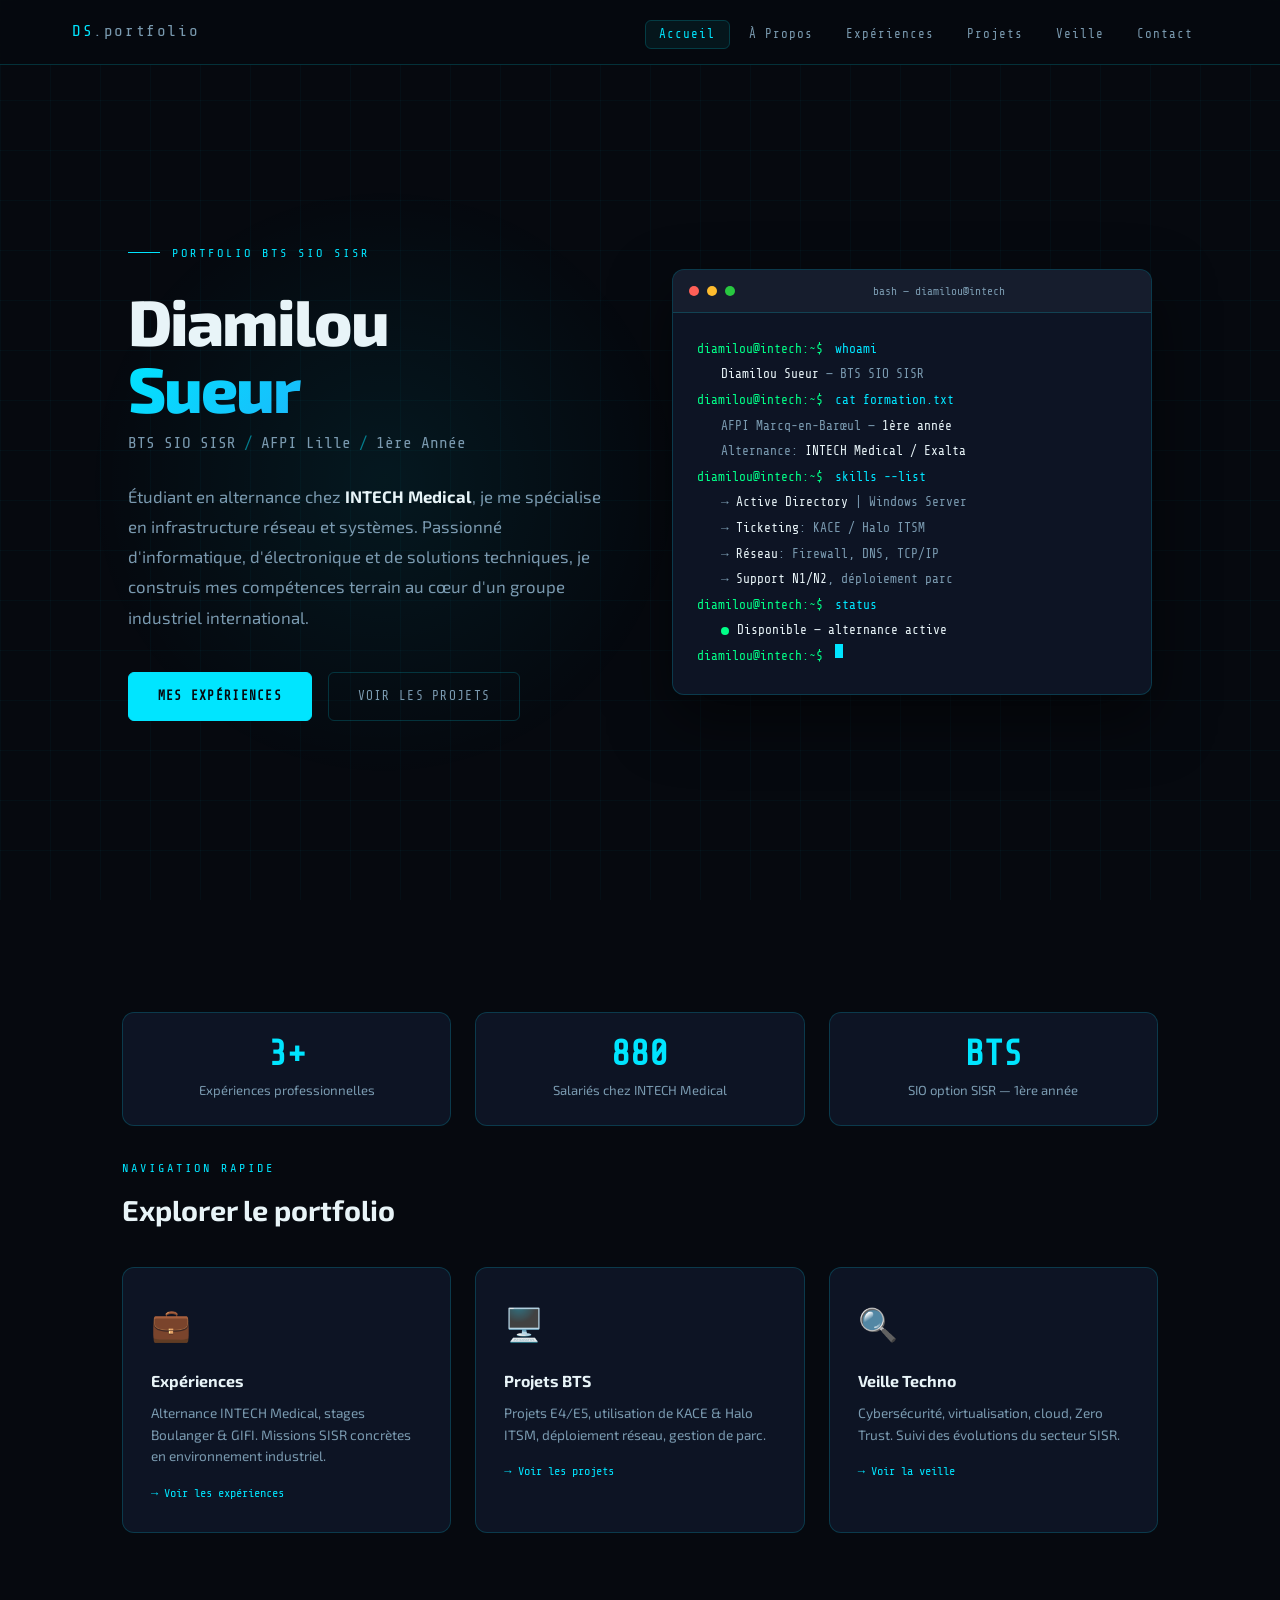
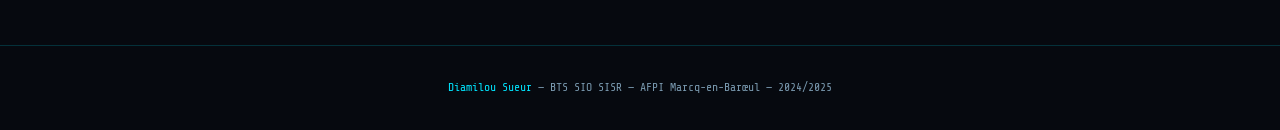
<file: index.html>
<!DOCTYPE html>
<html lang="fr">
<head>
  <meta charset="UTF-8" />
  <meta name="viewport" content="width=device-width, initial-scale=1.0" />
  <title>Diamilou Sueur — Portfolio BTS SIO SISR</title>
  <link rel="stylesheet" href="style.css" />
  <style>
    /* === HERO SECTION === */
    .hero {
      min-height: calc(100vh - 64px);
      display: flex;
      align-items: center;
      position: relative;
      overflow: hidden;
    }
    .hero-content {
      max-width: 1100px;
      margin: 0 auto;
      padding: 0 2rem;
      display: grid;
      grid-template-columns: 1fr 1fr;
      gap: 4rem;
      align-items: center;
    }
    .hero-eyebrow {
      font-family: var(--font-mono);
      font-size: 0.75rem;
      color: var(--accent-cyan);
      letter-spacing: 0.25em;
      text-transform: uppercase;
      margin-bottom: 1.5rem;
      display: flex;
      align-items: center;
      gap: 0.75rem;
    }
    .hero-eyebrow::before {
      content: '';
      display: inline-block;
      width: 32px;
      height: 1px;
      background: var(--accent-cyan);
    }
    .hero-name {
      font-family: 'Exo 2', sans-serif;
      font-weight: 800;
      font-size: clamp(2.5rem, 5vw, 4.5rem);
      line-height: 1.05;
      letter-spacing: -0.03em;
      margin-bottom: 0.5rem;
    }
    .hero-name .first { color: var(--text-primary); }
    .hero-name .last {
      background: linear-gradient(135deg, var(--accent-cyan) 0%, var(--accent-blue) 100%);
      -webkit-background-clip: text;
      -webkit-text-fill-color: transparent;
      background-clip: text;
    }
    .hero-title {
      font-family: var(--font-mono);
      font-size: 1rem;
      color: var(--text-muted);
      margin-bottom: 1.5rem;
      display: flex;
      align-items: center;
      gap: 0.5rem;
      flex-wrap: wrap;
    }
    .hero-title .sep { color: var(--accent-cyan); opacity: 0.5; }
    .hero-desc {
      font-size: 1.05rem;
      color: var(--text-muted);
      line-height: 1.8;
      margin-bottom: 2.5rem;
      max-width: 480px;
    }
    .hero-ctas {
      display: flex;
      gap: 1rem;
      flex-wrap: wrap;
    }
    .btn-primary {
      font-family: var(--font-mono);
      font-size: 0.8rem;
      letter-spacing: 0.1em;
      text-transform: uppercase;
      text-decoration: none;
      padding: 0.8rem 1.8rem;
      background: var(--accent-cyan);
      color: var(--bg-deep);
      border-radius: 6px;
      font-weight: 700;
      transition: all 0.25s;
      border: 1px solid var(--accent-cyan);
    }
    .btn-primary:hover {
      background: transparent;
      color: var(--accent-cyan);
      box-shadow: 0 0 20px rgba(0,229,255,0.3);
    }
    .btn-secondary {
      font-family: var(--font-mono);
      font-size: 0.8rem;
      letter-spacing: 0.1em;
      text-transform: uppercase;
      text-decoration: none;
      padding: 0.8rem 1.8rem;
      background: transparent;
      color: var(--text-muted);
      border-radius: 6px;
      border: 1px solid var(--border);
      transition: all 0.25s;
    }
    .btn-secondary:hover {
      color: var(--accent-cyan);
      border-color: var(--accent-cyan);
      background: rgba(0,229,255,0.05);
    }
    /* === TERMINAL CARD === */
    .terminal-card {
      background: var(--bg-card);
      border: 1px solid var(--border);
      border-radius: var(--radius);
      overflow: hidden;
      box-shadow: 0 24px 60px rgba(0,0,0,0.5);
      animation: fadeUp 0.8s ease 0.3s both;
    }
    .terminal-header {
      background: rgba(255,255,255,0.04);
      padding: 0.7rem 1rem;
      display: flex;
      align-items: center;
      gap: 0.5rem;
      border-bottom: 1px solid var(--border);
    }
    .t-dot {
      width: 10px; height: 10px;
      border-radius: 50%;
    }
    .t-dot.red    { background: #ff5f57; }
    .t-dot.yellow { background: #febc2e; }
    .t-dot.green  { background: #28c840; }
    .terminal-title {
      font-family: var(--font-mono);
      font-size: 0.7rem;
      color: var(--text-muted);
      margin-left: auto;
      margin-right: auto;
    }
    .terminal-body {
      padding: 1.5rem;
      font-family: var(--font-mono);
      font-size: 0.8rem;
      line-height: 2;
    }
    .t-line { display: flex; gap: 0.75rem; }
    .t-prompt { color: var(--accent-green); flex-shrink: 0; }
    .t-cmd  { color: var(--accent-cyan); }
    .t-out  { color: var(--text-muted); padding-left: 1.5rem; }
    .t-out span { color: var(--text-primary); }
    .t-cursor {
      display: inline-block;
      width: 8px; height: 14px;
      background: var(--accent-cyan);
      animation: blink 1.1s step-end infinite;
      vertical-align: text-bottom;
    }
    @keyframes blink { 0%,100%{opacity:1} 50%{opacity:0} }

    /* === QUICK STATS === */
    .stats-row {
      display: grid;
      grid-template-columns: repeat(3, 1fr);
      gap: 1.5rem;
      margin: 4rem 0 2rem;
    }
    .stat-card {
      background: var(--bg-card);
      border: 1px solid var(--border);
      border-radius: var(--radius);
      padding: 1.5rem;
      text-align: center;
      transition: all 0.3s;
    }
    .stat-card:hover {
      border-color: rgba(0,229,255,0.4);
      transform: translateY(-3px);
      box-shadow: var(--glow);
    }
    .stat-number {
      font-family: var(--font-mono);
      font-size: 2.2rem;
      font-weight: 700;
      color: var(--accent-cyan);
      line-height: 1;
      margin-bottom: 0.4rem;
    }
    .stat-label {
      font-size: 0.82rem;
      color: var(--text-muted);
    }

    /* === HERO GLOW BG === */
    .hero-glow {
      position: absolute;
      width: 600px; height: 600px;
      border-radius: 50%;
      background: radial-gradient(circle, rgba(0,229,255,0.07) 0%, transparent 70%);
      top: 50%; left: 30%;
      transform: translate(-50%,-50%);
      pointer-events: none;
    }

    /* === FEATURED SECTION === */
    .featured-grid {
      display: grid;
      grid-template-columns: repeat(3, 1fr);
      gap: 1.5rem;
      margin-top: 2rem;
    }
    .featured-card {
      background: var(--bg-card);
      border: 1px solid var(--border);
      border-radius: var(--radius);
      padding: 1.75rem;
      text-decoration: none;
      color: var(--text-primary);
      transition: all 0.3s;
      display: block;
      position: relative;
      overflow: hidden;
    }
    .featured-card::before {
      content: '';
      position: absolute;
      top: 0; left: 0; right: 0;
      height: 2px;
      background: linear-gradient(90deg, transparent, var(--accent-cyan), transparent);
      opacity: 0;
      transition: opacity 0.3s;
    }
    .featured-card:hover {
      border-color: rgba(0,229,255,0.4);
      transform: translateY(-4px);
      box-shadow: var(--glow);
    }
    .featured-card:hover::before { opacity: 1; }
    .feat-icon { font-size: 2rem; margin-bottom: 1rem; }
    .feat-title { font-weight: 700; font-size: 1rem; margin-bottom: 0.5rem; }
    .feat-desc { font-size: 0.85rem; color: var(--text-muted); line-height: 1.6; }
    .feat-arrow {
      font-family: var(--font-mono);
      font-size: 0.75rem;
      color: var(--accent-cyan);
      margin-top: 1rem;
      display: inline-block;
      transition: transform 0.2s;
    }
    .featured-card:hover .feat-arrow { transform: translateX(4px); }

    @media (max-width: 900px) {
      .hero-content { grid-template-columns: 1fr; gap: 2.5rem; }
      .stats-row { grid-template-columns: 1fr 1fr; }
      .featured-grid { grid-template-columns: 1fr; }
    }
    @media (max-width: 600px) {
      .stats-row { grid-template-columns: 1fr; }
    }
  </style>
</head>
<body>

<!-- NAV -->
<nav>
  <div class="nav-inner">
    <a class="nav-logo" href="index.html">DS<span>.portfolio</span></a>
    <ul class="nav-links">
      <li><a href="index.html" class="active">Accueil</a></li>
      <li><a href="apropos.html">À Propos</a></li>
      <li><a href="experiences.html">Expériences</a></li>
      <li><a href="projets.html">Projets</a></li>
      <li><a href="veille.html">Veille</a></li>
      <li><a href="contact.html">Contact</a></li>
    </ul>
    <div class="nav-burger" id="burger" onclick="toggleMenu()">
      <span></span><span></span><span></span>
    </div>
  </div>
</nav>

<main>
  <!-- HERO -->
  <section class="hero">
    <div class="hero-glow"></div>
    <div class="hero-content">
      <div class="animate-in">
        <div class="hero-eyebrow">Portfolio BTS SIO SISR</div>
        <div class="hero-name">
          <div class="first">Diamilou</div>
          <div class="last">Sueur</div>
        </div>
        <div class="hero-title">
          <span>BTS SIO SISR</span>
          <span class="sep">/</span>
          <span>AFPI Lille</span>
          <span class="sep">/</span>
          <span>1ère Année</span>
        </div>
        <p class="hero-desc">
          Étudiant en alternance chez <strong style="color:var(--text-primary)">INTECH Medical</strong>, 
          je me spécialise en infrastructure réseau et systèmes. Passionné d'informatique, d'électronique et de 
          solutions techniques, je construis mes compétences terrain au cœur d'un groupe industriel international.
        </p>
        <div class="hero-ctas">
          <a href="experiences.html" class="btn-primary">Mes expériences</a>
          <a href="projets.html" class="btn-secondary">Voir les projets</a>
        </div>
      </div>

      <!-- Terminal -->
      <div class="terminal-card">
        <div class="terminal-header">
          <div class="t-dot red"></div>
          <div class="t-dot yellow"></div>
          <div class="t-dot green"></div>
          <div class="terminal-title">bash — diamilou@intech</div>
        </div>
        <div class="terminal-body">
          <div class="t-line">
            <span class="t-prompt">diamilou@intech:~$</span>
            <span class="t-cmd">whoami</span>
          </div>
          <div class="t-out"><span>Diamilou Sueur</span> — BTS SIO SISR</div>

          <div class="t-line">
            <span class="t-prompt">diamilou@intech:~$</span>
            <span class="t-cmd">cat formation.txt</span>
          </div>
          <div class="t-out">AFPI Marcq-en-Barœul — <span>1ère année</span></div>
          <div class="t-out">Alternance: <span>INTECH Medical / Exalta</span></div>

          <div class="t-line">
            <span class="t-prompt">diamilou@intech:~$</span>
            <span class="t-cmd">skills --list</span>
          </div>
          <div class="t-out">→ <span>Active Directory</span> | Windows Server</div>
          <div class="t-out">→ <span>Ticketing</span>: KACE / Halo ITSM</div>
          <div class="t-out">→ <span>Réseau</span>: Firewall, DNS, TCP/IP</div>
          <div class="t-out">→ <span>Support N1/N2</span>, déploiement parc</div>

          <div class="t-line">
            <span class="t-prompt">diamilou@intech:~$</span>
            <span class="t-cmd">status</span>
          </div>
          <div class="t-out"><span class="status-dot"></span><span>Disponible — alternance active</span></div>

          <div class="t-line">
            <span class="t-prompt">diamilou@intech:~$</span>
            <span class="t-cursor"></span>
          </div>
        </div>
      </div>
    </div>
  </section>

  <!-- STATS -->
  <section class="section">
    <div class="container">
      <div class="stats-row animate-in">
        <div class="stat-card">
          <div class="stat-number">3+</div>
          <div class="stat-label">Expériences professionnelles</div>
        </div>
        <div class="stat-card">
          <div class="stat-number">880</div>
          <div class="stat-label">Salariés chez INTECH Medical</div>
        </div>
        <div class="stat-card">
          <div class="stat-number">BTS</div>
          <div class="stat-label">SIO option SISR — 1ère année</div>
        </div>
      </div>

      <!-- FEATURED -->
      <div class="section-title animate-in">Navigation rapide</div>
      <div class="section-heading animate-in">Explorer le portfolio</div>
      <div class="featured-grid animate-in">
        <a href="experiences.html" class="featured-card">
          <div class="feat-icon">💼</div>
          <div class="feat-title">Expériences</div>
          <div class="feat-desc">Alternance INTECH Medical, stages Boulanger & GIFI. Missions SISR concrètes en environnement industriel.</div>
          <div class="feat-arrow">→ Voir les expériences</div>
        </a>
        <a href="projets.html" class="featured-card">
          <div class="feat-icon">🖥️</div>
          <div class="feat-title">Projets BTS</div>
          <div class="feat-desc">Projets E4/E5, utilisation de KACE & Halo ITSM, déploiement réseau, gestion de parc.</div>
          <div class="feat-arrow">→ Voir les projets</div>
        </a>
        <a href="veille.html" class="featured-card">
          <div class="feat-icon">🔍</div>
          <div class="feat-title">Veille Techno</div>
          <div class="feat-desc">Cybersécurité, virtualisation, cloud, Zero Trust. Suivi des évolutions du secteur SISR.</div>
          <div class="feat-arrow">→ Voir la veille</div>
        </a>
      </div>
    </div>
  </section>
</main>

<footer>
  <div class="container">
    <span>Diamilou Sueur</span> — BTS SIO SISR — AFPI Marcq-en-Barœul — 2024/2025
  </div>
</footer>

<script>
  function toggleMenu() {
    document.querySelector('.nav-links').classList.toggle('open');
  }
  // Animate on scroll
  const observer = new IntersectionObserver((entries) => {
    entries.forEach(e => { if (e.isIntersecting) e.target.classList.add('visible'); });
  }, { threshold: 0.1 });
  document.querySelectorAll('.animate-in').forEach(el => observer.observe(el));
</script>
</body>
</html>
</file>
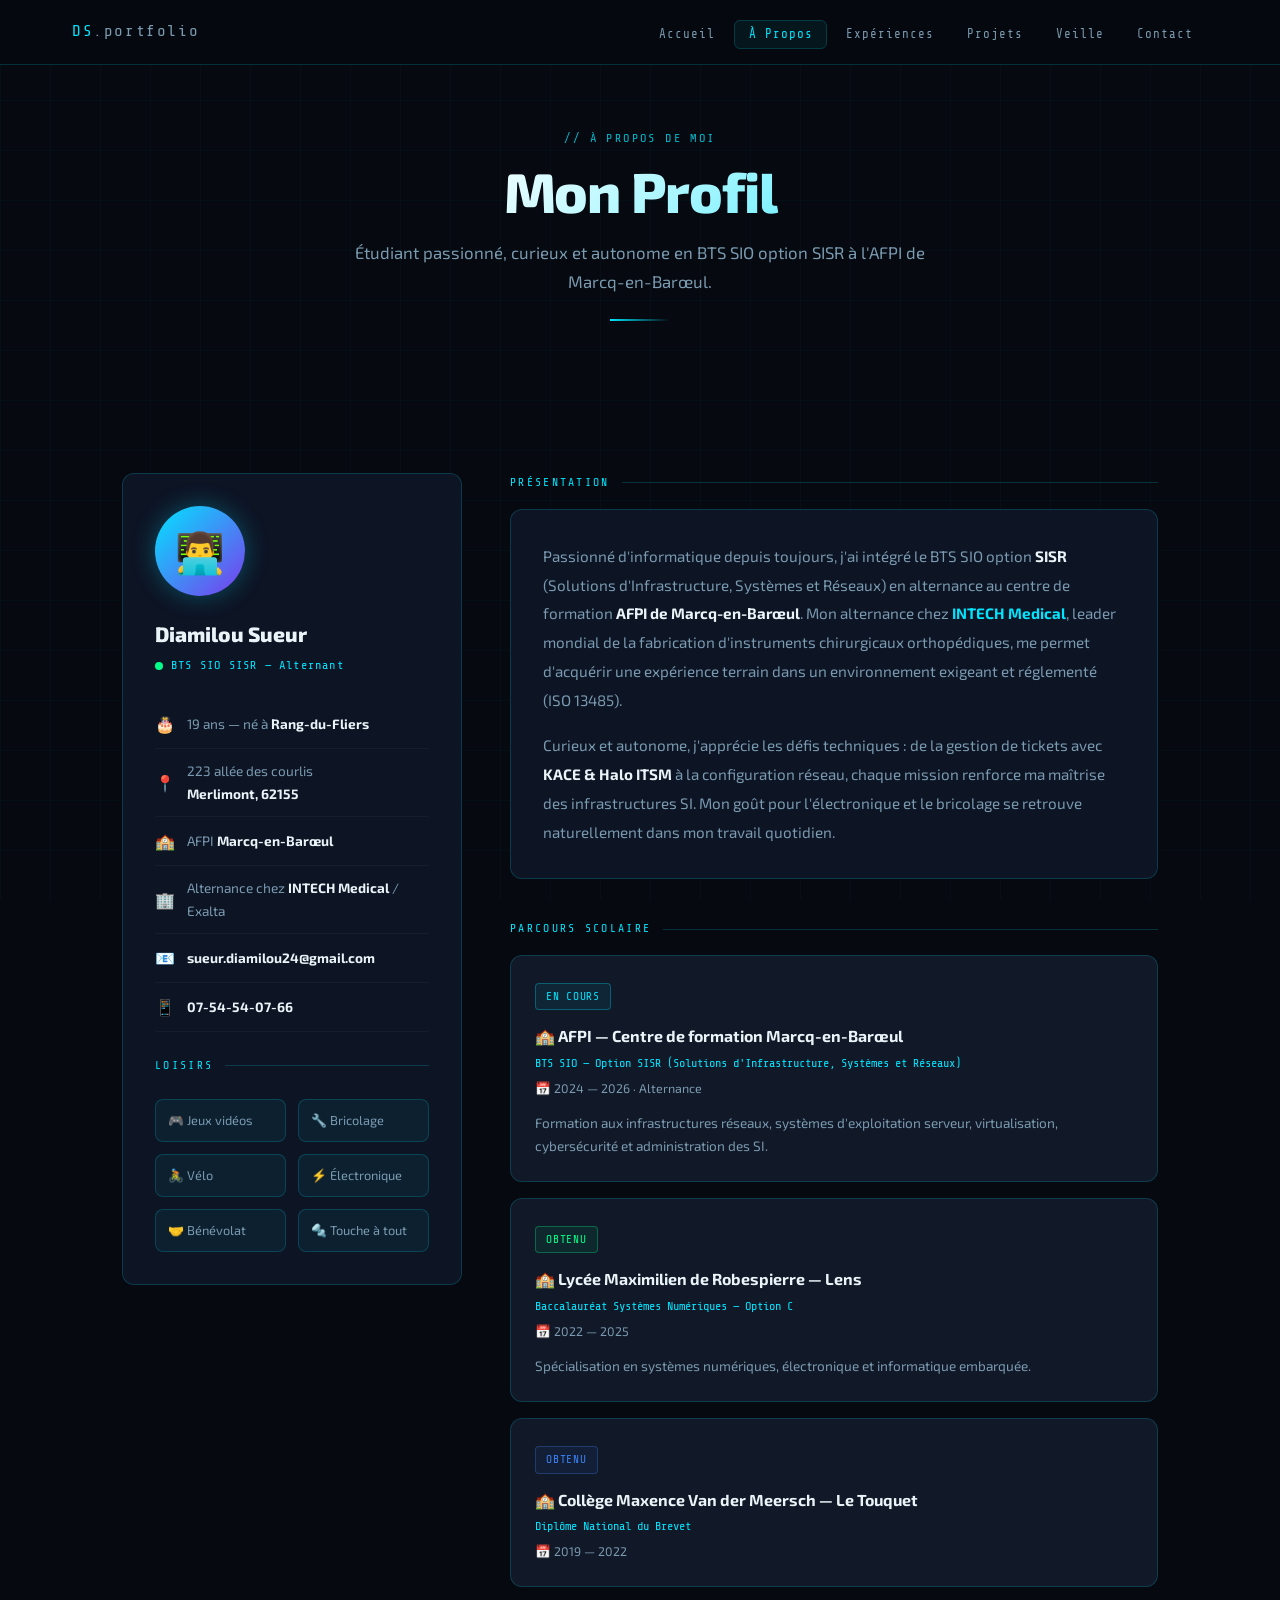
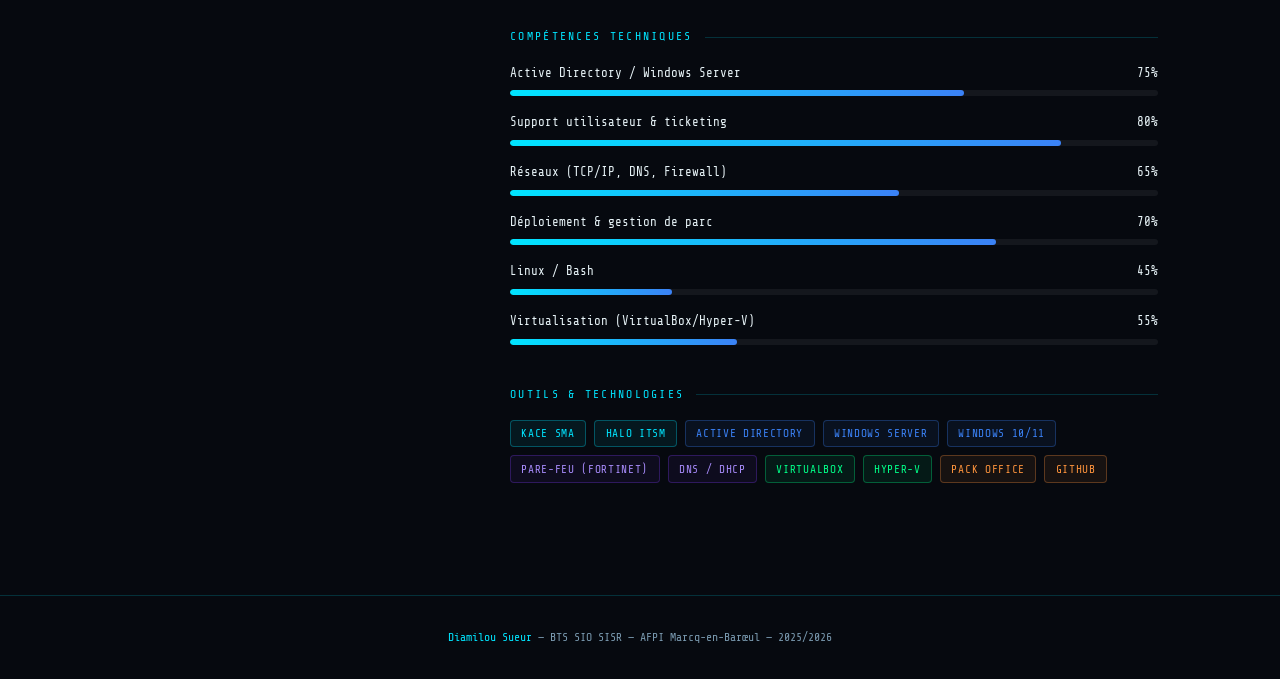
<file: apropos.html>
<!DOCTYPE html>
<html lang="fr">
<head>
  <meta charset="UTF-8" />
  <meta name="viewport" content="width=device-width, initial-scale=1.0" />
  <title>À Propos — Diamilou Sueur</title>
  <link rel="stylesheet" href="style.css" />
  <style>
    .profile-grid {
      display: grid;
      grid-template-columns: 340px 1fr;
      gap: 3rem;
      align-items: start;
      margin-top: 2rem;
    }
    /* PROFILE CARD */
    .profile-card {
      background: var(--bg-card);
      border: 1px solid var(--border);
      border-radius: var(--radius);
      padding: 2rem;
      position: sticky;
      top: 88px;
    }
    .avatar-wrap {
      width: 90px; height: 90px;
      border-radius: 50%;
      background: linear-gradient(135deg, var(--accent-cyan), var(--accent-violet));
      display: flex;
      align-items: center;
      justify-content: center;
      font-size: 2.5rem;
      margin-bottom: 1.25rem;
      box-shadow: 0 0 24px rgba(0,229,255,0.3);
    }
    .profile-name { font-weight: 800; font-size: 1.3rem; margin-bottom: 0.25rem; }
    .profile-role {
      font-family: var(--font-mono);
      font-size: 0.75rem;
      color: var(--accent-cyan);
      letter-spacing: 0.1em;
      margin-bottom: 1.5rem;
    }
    .profile-info-row {
      display: flex;
      align-items: center;
      gap: 0.75rem;
      padding: 0.65rem 0;
      border-bottom: 1px solid rgba(255,255,255,0.04);
      font-size: 0.85rem;
      color: var(--text-muted);
    }
    .profile-info-row:last-child { border-bottom: none; }
    .profile-info-row .icon { font-size: 1rem; flex-shrink: 0; width: 20px; text-align: center; }
    .profile-info-row strong { color: var(--text-primary); }

    /* HOBBIES */
    .hobby-grid {
      display: grid;
      grid-template-columns: 1fr 1fr;
      gap: 0.75rem;
      margin-top: 1.5rem;
    }
    .hobby-chip {
      background: rgba(0,229,255,0.06);
      border: 1px solid var(--border);
      border-radius: 8px;
      padding: 0.6rem 0.75rem;
      font-size: 0.8rem;
      color: var(--text-muted);
      display: flex;
      align-items: center;
      gap: 0.5rem;
      transition: all 0.2s;
    }
    .hobby-chip:hover {
      border-color: rgba(0,229,255,0.3);
      color: var(--text-primary);
    }

    /* SKILLS SECTION */
    .skills-block { margin-bottom: 2.5rem; }
    .skills-block-title {
      font-family: var(--font-mono);
      font-size: 0.72rem;
      letter-spacing: 0.2em;
      text-transform: uppercase;
      color: var(--accent-cyan);
      margin-bottom: 1rem;
      display: flex;
      align-items: center;
      gap: 0.75rem;
    }
    .skills-block-title::after {
      content: '';
      flex: 1;
      height: 1px;
      background: var(--border);
    }

    /* FORMATION BLOCK */
    .formation-card {
      background: var(--bg-card2);
      border: 1px solid var(--border);
      border-radius: var(--radius);
      padding: 1.5rem;
      margin-bottom: 1rem;
      transition: all 0.3s;
    }
    .formation-card:hover {
      border-color: rgba(0,229,255,0.3);
    }
    .formation-school {
      font-weight: 700;
      font-size: 1rem;
      margin-bottom: 0.2rem;
    }
    .formation-diploma {
      font-size: 0.85rem;
      color: var(--accent-cyan);
      font-family: var(--font-mono);
      font-size: 0.75rem;
      margin-bottom: 0.3rem;
    }
    .formation-period {
      font-size: 0.78rem;
      color: var(--text-muted);
    }
    .formation-loc {
      font-size: 0.78rem;
      color: var(--text-muted);
    }

    /* OS/TOOLS BADGES */
    .tools-wrap { display: flex; flex-wrap: wrap; gap: 0.5rem; margin-top: 0.75rem; }

    @media (max-width: 900px) {
      .profile-grid { grid-template-columns: 1fr; }
      .profile-card { position: static; }
    }
  </style>
</head>
<body>

<nav>
  <div class="nav-inner">
    <a class="nav-logo" href="index.html">DS<span>.portfolio</span></a>
    <ul class="nav-links">
      <li><a href="index.html">Accueil</a></li>
      <li><a href="apropos.html" class="active">À Propos</a></li>
      <li><a href="experiences.html">Expériences</a></li>
      <li><a href="projets.html">Projets</a></li>
      <li><a href="veille.html">Veille</a></li>
      <li><a href="contact.html">Contact</a></li>
    </ul>
    <div class="nav-burger" onclick="toggleMenu()"><span></span><span></span><span></span></div>
  </div>
</nav>

<main>
  <section class="page-hero">
    <div class="container">
      <div class="page-tag">// À propos de moi</div>
      <h1 class="page-title">Mon Profil</h1>
      <p class="page-sub">Étudiant passionné, curieux et autonome en BTS SIO option SISR à l'AFPI de Marcq-en-Barœul.</p>
      <div class="divider"></div>
    </div>
  </section>

  <section class="section">
    <div class="container">
      <div class="profile-grid">

        <!-- LEFT: Profile card -->
        <div class="animate-in">
          <div class="profile-card">
            <div class="avatar-wrap">👨‍💻</div>
            <div class="profile-name">Diamilou Sueur</div>
            <div class="profile-role"><span class="status-dot"></span>BTS SIO SISR — Alternant</div>

            <div class="profile-info-row">
              <span class="icon">🎂</span>
              <div>19 ans — né à <strong>Rang-du-Fliers</strong></div>
            </div>
            <div class="profile-info-row">
              <span class="icon">📍</span>
              <div>223 allée des courlis<br><strong>Merlimont, 62155</strong></div>
            </div>
            <div class="profile-info-row">
              <span class="icon">🏫</span>
              <div>AFPI <strong>Marcq-en-Barœul</strong></div>
            </div>
            <div class="profile-info-row">
              <span class="icon">🏢</span>
              <div>Alternance chez <strong>INTECH Medical</strong> / Exalta</div>
            </div>
            <div class="profile-info-row">
              <span class="icon">📧</span>
              <div style="word-break:break-all"><strong>sueur.diamilou24@gmail.com</strong></div>
            </div>
            <div class="profile-info-row">
              <span class="icon">📱</span>
              <div><strong>07-54-54-07-66</strong></div>
            </div>

            <!-- LOISIRS -->
            <div style="margin-top:1.5rem">
              <div class="skills-block-title">Loisirs</div>
              <div class="hobby-grid">
                <div class="hobby-chip">🎮 Jeux vidéos</div>
                <div class="hobby-chip">🔧 Bricolage</div>
                <div class="hobby-chip">🚴 Vélo</div>
                <div class="hobby-chip">⚡ Électronique</div>
                <div class="hobby-chip">🤝 Bénévolat</div>
                <div class="hobby-chip">🔩 Touche à tout</div>
              </div>
            </div>
          </div>
        </div>

        <!-- RIGHT: content -->
        <div>

          <!-- Présentation -->
          <div class="animate-in" style="margin-bottom:2.5rem">
            <div class="skills-block-title">Présentation</div>
            <div class="card">
              <p style="color:var(--text-muted); line-height:1.9; font-size:0.95rem;">
                Passionné d'informatique depuis toujours, j'ai intégré le BTS SIO option <strong style="color:var(--text-primary)">SISR</strong> 
                (Solutions d'Infrastructure, Systèmes et Réseaux) en alternance au centre de formation 
                <strong style="color:var(--text-primary)">AFPI de Marcq-en-Barœul</strong>. 
                Mon alternance chez <strong style="color:var(--accent-cyan)">INTECH Medical</strong>, leader mondial de la fabrication 
                d'instruments chirurgicaux orthopédiques, me permet d'acquérir une expérience terrain dans 
                un environnement exigeant et réglementé (ISO 13485).
              </p>
              <p style="color:var(--text-muted); line-height:1.9; font-size:0.95rem; margin-top:1rem;">
                Curieux et autonome, j'apprécie les défis techniques : de la gestion de tickets avec 
                <strong style="color:var(--text-primary)">KACE & Halo ITSM</strong> à la configuration réseau, 
                chaque mission renforce ma maîtrise des infrastructures SI. Mon goût pour l'électronique 
                et le bricolage se retrouve naturellement dans mon travail quotidien.
              </p>
            </div>
          </div>

          <!-- Formation -->
          <div class="animate-in" style="margin-bottom:2.5rem">
            <div class="skills-block-title">Parcours scolaire</div>

            <div class="formation-card">
              <div class="badge badge-cyan" style="margin-bottom:0.75rem">En cours</div>
              <div class="formation-school">🏫 AFPI — Centre de formation Marcq-en-Barœul</div>
              <div class="formation-diploma">BTS SIO — Option SISR (Solutions d'Infrastructure, Systèmes et Réseaux)</div>
              <div class="formation-period">📅 2024 — 2026 · Alternance</div>
              <div style="margin-top:0.75rem; font-size:0.85rem; color:var(--text-muted);">
                Formation aux infrastructures réseaux, systèmes d'exploitation serveur, virtualisation, 
                cybersécurité et administration des SI.
              </div>
            </div>

            <div class="formation-card">
              <div class="badge badge-green" style="margin-bottom:0.75rem">Obtenu</div>
              <div class="formation-school">🏫 Lycée Maximilien de Robespierre — Lens</div>
              <div class="formation-diploma">Baccalauréat Systèmes Numériques — Option C</div>
              <div class="formation-period">📅 2022 — 2025</div>
              <div style="margin-top:0.75rem; font-size:0.85rem; color:var(--text-muted);">
                Spécialisation en systèmes numériques, électronique et informatique embarquée.
              </div>
            </div>

            <div class="formation-card">
              <div class="badge badge-blue" style="margin-bottom:0.75rem">Obtenu</div>
              <div class="formation-school">🏫 Collège Maxence Van der Meersch — Le Touquet</div>
              <div class="formation-diploma">Diplôme National du Brevet</div>
              <div class="formation-period">📅 2019 — 2022</div>
            </div>
          </div>

          <!-- Compétences techniques -->
          <div class="animate-in">
            <div class="skills-block-title">Compétences techniques</div>

            <div class="skills-block">
              <div class="skill-bar-wrap">
                <div class="skill-label"><span>Active Directory / Windows Server</span><span>75%</span></div>
                <div class="skill-bar-bg"><div class="skill-bar-fill" data-width="70"></div></div>
              </div>
              <div class="skill-bar-wrap">
                <div class="skill-label"><span>Support utilisateur & ticketing</span><span>80%</span></div>
                <div class="skill-bar-bg"><div class="skill-bar-fill" data-width="85"></div></div>
              </div>
              <div class="skill-bar-wrap">
                <div class="skill-label"><span>Réseaux (TCP/IP, DNS, Firewall)</span><span>65%</span></div>
                <div class="skill-bar-bg"><div class="skill-bar-fill" data-width="60"></div></div>
              </div>
              <div class="skill-bar-wrap">
                <div class="skill-label"><span>Déploiement & gestion de parc</span><span>70%</span></div>
                <div class="skill-bar-bg"><div class="skill-bar-fill" data-width="75"></div></div>
              </div>
              <div class="skill-bar-wrap">
                <div class="skill-label"><span>Linux / Bash</span><span>45%</span></div>
                <div class="skill-bar-bg"><div class="skill-bar-fill" data-width="25"></div></div>
              </div>
              <div class="skill-bar-wrap">
                <div class="skill-label"><span>Virtualisation (VirtualBox/Hyper-V)</span><span>55%</span></div>
                <div class="skill-bar-bg"><div class="skill-bar-fill" data-width="35"></div></div>
              </div>
            </div>

            <div class="skills-block-title" style="margin-top:2rem">Outils & technologies</div>
            <div class="tools-wrap">
              <span class="badge badge-cyan">KACE SMA</span>
              <span class="badge badge-cyan">Halo ITSM</span>
              <span class="badge badge-blue">Active Directory</span>
              <span class="badge badge-blue">Windows Server</span>
              <span class="badge badge-blue">Windows 10/11</span>
              <span class="badge badge-violet">Pare-feu (Fortinet)</span>
              <span class="badge badge-violet">DNS / DHCP</span>
              <span class="badge badge-green">VirtualBox</span>
              <span class="badge badge-green">Hyper-V</span>
              <span class="badge badge-orange">Pack Office</span>
              <span class="badge badge-orange">GitHub</span>
            </div>
          </div>

        </div>
      </div>
    </div>
  </section>
</main>

<footer>
  <div class="container">
    <span>Diamilou Sueur</span> — BTS SIO SISR — AFPI Marcq-en-Barœul — 2025/2026
  </div>
</footer>

<script>
  function toggleMenu() {
    document.querySelector('.nav-links').classList.toggle('open');
  }
  const observer = new IntersectionObserver((entries) => {
    entries.forEach(e => { if (e.isIntersecting) e.target.classList.add('visible'); });
  }, { threshold: 0.1 });
  document.querySelectorAll('.animate-in').forEach(el => observer.observe(el));

  // Skill bars
  const barObserver = new IntersectionObserver((entries) => {
    entries.forEach(e => {
      if (e.isIntersecting) {
        e.target.querySelectorAll('.skill-bar-fill').forEach(bar => {
          bar.style.width = bar.dataset.width + '%';
        });
      }
    });
  }, { threshold: 0.3 });
  document.querySelectorAll('.skills-block').forEach(b => barObserver.observe(b));
</script>
</body>
</html>
</file>
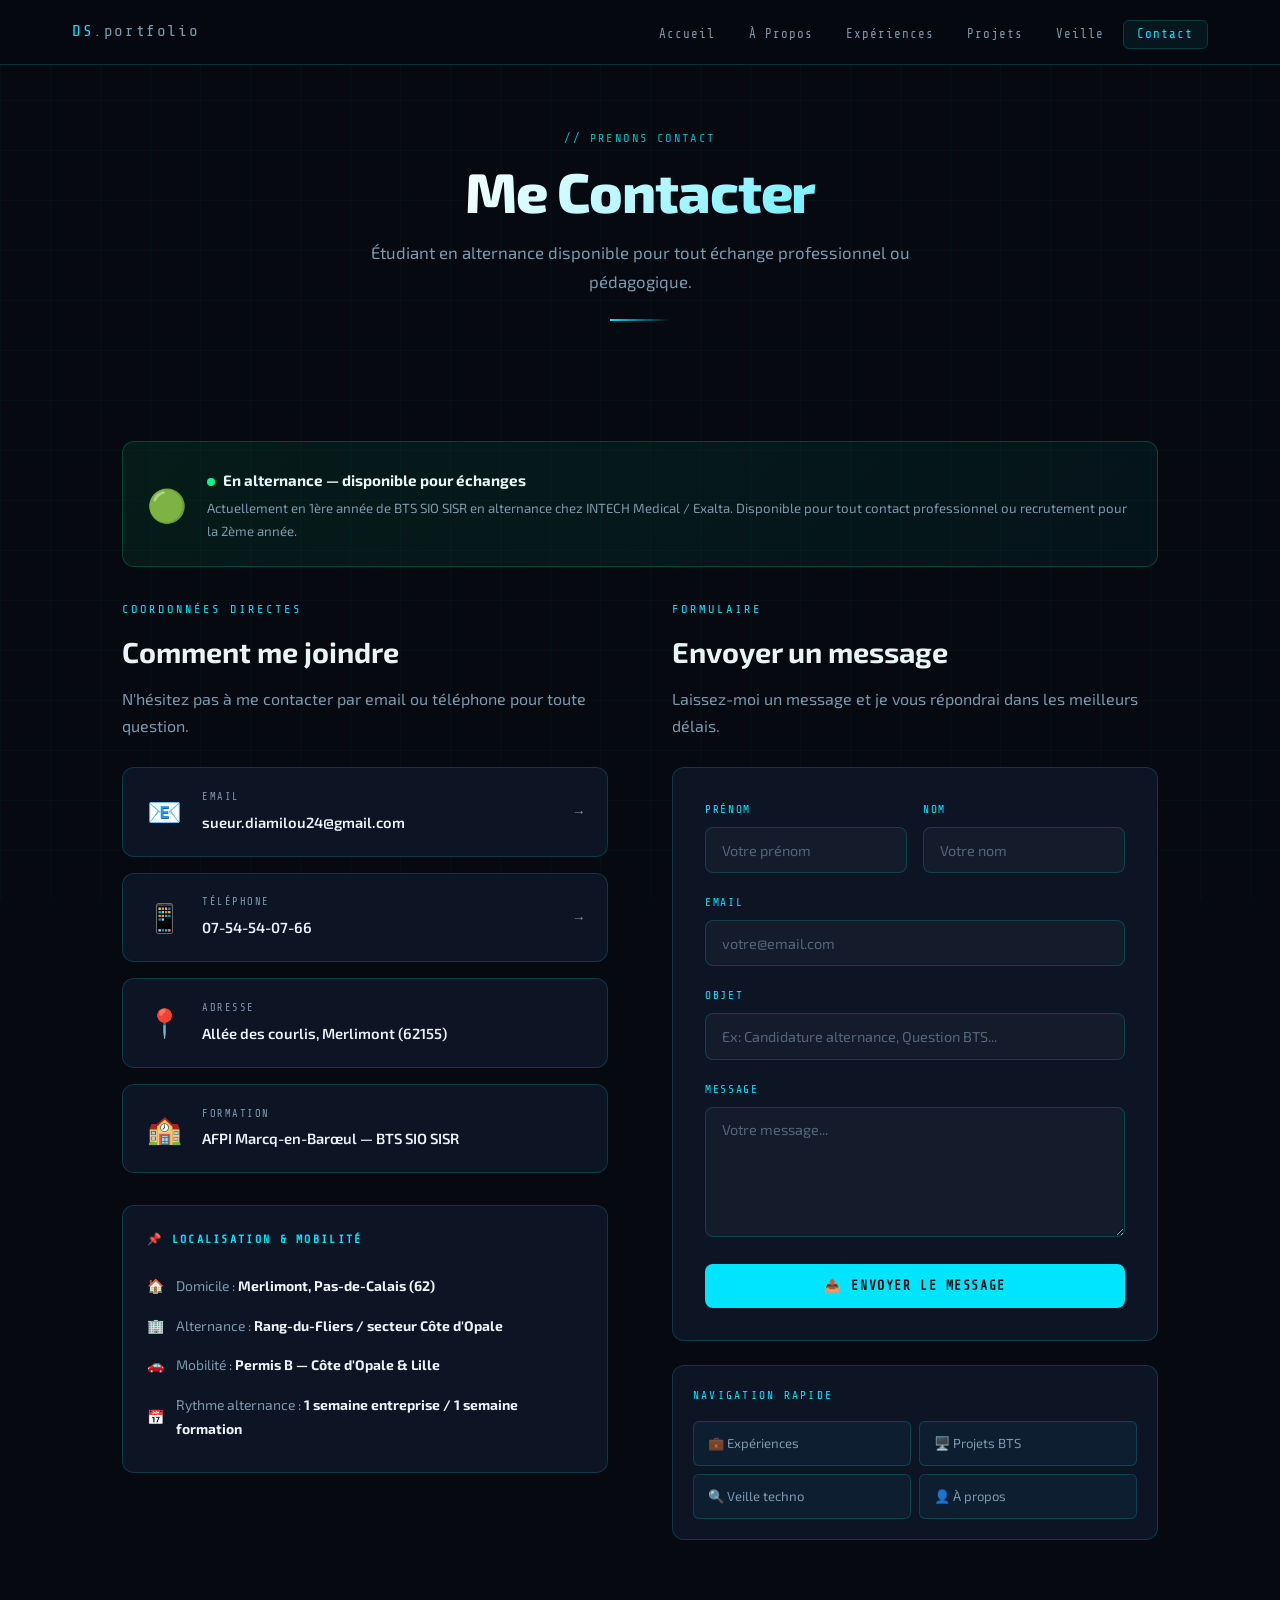
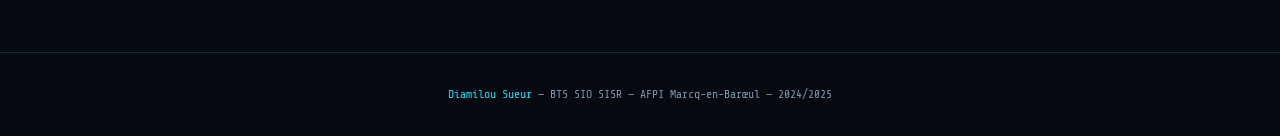
<file: contact.html>
<!DOCTYPE html>
<html lang="fr">
<head>
  <meta charset="UTF-8" />
  <meta name="viewport" content="width=device-width, initial-scale=1.0" />
  <title>Contact — Diamilou Sueur</title>
  <link rel="stylesheet" href="style.css" />
  <style>
    .contact-layout {
      display: grid;
      grid-template-columns: 1fr 1fr;
      gap: 4rem;
      align-items: start;
      margin-top: 2rem;
    }

    /* CONTACT METHODS */
    .contact-method {
      display: flex;
      align-items: center;
      gap: 1.25rem;
      background: var(--bg-card);
      border: 1px solid var(--border);
      border-radius: var(--radius);
      padding: 1.25rem 1.5rem;
      margin-bottom: 1rem;
      text-decoration: none;
      color: var(--text-primary);
      transition: all 0.3s;
      position: relative;
      overflow: hidden;
    }
    .contact-method::before {
      content: '';
      position: absolute;
      left: 0; top: 0; bottom: 0;
      width: 3px;
      opacity: 0;
      transition: opacity 0.3s;
    }
    .contact-method.cm-cyan::before  { background: var(--accent-cyan); }
    .contact-method.cm-blue::before  { background: var(--accent-blue); }
    .contact-method.cm-green::before { background: var(--accent-green); }
    .contact-method.cm-violet::before{ background: var(--accent-violet); }

    .contact-method:hover {
      border-color: rgba(0,229,255,0.35);
      box-shadow: var(--glow);
      transform: translateX(4px);
    }
    .contact-method:hover::before { opacity: 1; }

    .cm-icon {
      font-size: 1.75rem;
      flex-shrink: 0;
    }
    .cm-label {
      font-family: var(--font-mono);
      font-size: 0.65rem;
      letter-spacing: 0.15em;
      text-transform: uppercase;
      color: var(--text-muted);
      margin-bottom: 0.2rem;
    }
    .cm-value {
      font-size: 0.92rem;
      font-weight: 600;
    }
    .cm-arrow {
      margin-left: auto;
      font-family: var(--font-mono);
      color: var(--text-muted);
      font-size: 0.85rem;
      transition: color 0.2s, transform 0.2s;
    }
    .contact-method:hover .cm-arrow {
      color: var(--accent-cyan);
      transform: translateX(4px);
    }

    /* FORM */
    .form-group { margin-bottom: 1.25rem; }
    .form-label {
      font-family: var(--font-mono);
      font-size: 0.7rem;
      letter-spacing: 0.15em;
      text-transform: uppercase;
      color: var(--accent-cyan);
      display: block;
      margin-bottom: 0.5rem;
    }
    .form-input,
    .form-textarea {
      width: 100%;
      background: rgba(255,255,255,0.03);
      border: 1px solid var(--border);
      border-radius: 8px;
      padding: 0.85rem 1rem;
      color: var(--text-primary);
      font-family: var(--font-body);
      font-size: 0.9rem;
      transition: border-color 0.2s, box-shadow 0.2s;
      outline: none;
    }
    .form-input:focus,
    .form-textarea:focus {
      border-color: rgba(0,229,255,0.5);
      box-shadow: 0 0 0 3px rgba(0,229,255,0.08);
    }
    .form-input::placeholder,
    .form-textarea::placeholder { color: var(--text-muted); opacity: 0.6; }
    .form-textarea { resize: vertical; min-height: 130px; }

    .btn-send {
      width: 100%;
      padding: 0.9rem;
      background: var(--accent-cyan);
      color: var(--bg-deep);
      border: none;
      border-radius: 8px;
      font-family: var(--font-mono);
      font-size: 0.82rem;
      font-weight: 700;
      letter-spacing: 0.12em;
      text-transform: uppercase;
      cursor: pointer;
      transition: all 0.25s;
      display: flex;
      align-items: center;
      justify-content: center;
      gap: 0.6rem;
    }
    .btn-send:hover {
      background: transparent;
      color: var(--accent-cyan);
      box-shadow: 0 0 20px rgba(0,229,255,0.3);
      border: 1px solid var(--accent-cyan);
    }

    /* MAP / LOCATION */
    .location-card {
      background: var(--bg-card);
      border: 1px solid var(--border);
      border-radius: var(--radius);
      padding: 1.5rem;
      margin-top: 2rem;
    }
    .location-card h3 {
      font-family: var(--font-mono);
      font-size: 0.72rem;
      letter-spacing: 0.2em;
      text-transform: uppercase;
      color: var(--accent-cyan);
      margin-bottom: 1rem;
    }
    .location-row {
      display: flex;
      gap: 0.75rem;
      align-items: center;
      font-size: 0.87rem;
      color: var(--text-muted);
      padding: 0.5rem 0;
    }
    .location-row strong { color: var(--text-primary); }

    /* AVAILABILITY BANNER */
    .avail-banner {
      background: linear-gradient(135deg, rgba(0,255,136,0.08), rgba(0,229,255,0.05));
      border: 1px solid rgba(0,255,136,0.2);
      border-radius: var(--radius);
      padding: 1.5rem;
      display: flex;
      align-items: center;
      gap: 1.25rem;
      margin-bottom: 2rem;
    }
    .avail-text strong { color: var(--text-primary); font-size: 0.95rem; }
    .avail-text p { font-size: 0.83rem; color: var(--text-muted); margin-top: 0.2rem; }

    @media (max-width: 768px) {
      .contact-layout { grid-template-columns: 1fr; gap: 2rem; }
    }
  </style>
</head>
<body>

<nav>
  <div class="nav-inner">
    <a class="nav-logo" href="index.html">DS<span>.portfolio</span></a>
    <ul class="nav-links">
      <li><a href="index.html">Accueil</a></li>
      <li><a href="apropos.html">À Propos</a></li>
      <li><a href="experiences.html">Expériences</a></li>
      <li><a href="projets.html">Projets</a></li>
      <li><a href="veille.html">Veille</a></li>
      <li><a href="contact.html" class="active">Contact</a></li>
    </ul>
    <div class="nav-burger" onclick="toggleMenu()"><span></span><span></span><span></span></div>
  </div>
</nav>

<main>
  <section class="page-hero">
    <div class="container">
      <div class="page-tag">// Prenons contact</div>
      <h1 class="page-title">Me Contacter</h1>
      <p class="page-sub">Étudiant en alternance disponible pour tout échange professionnel ou pédagogique.</p>
      <div class="divider"></div>
    </div>
  </section>

  <section class="section">
    <div class="container">

      <!-- AVAILABILITY BANNER -->
      <div class="avail-banner animate-in">
        <div style="font-size:2rem;">🟢</div>
        <div class="avail-text">
          <strong><span class="status-dot"></span>En alternance — disponible pour échanges</strong>
          <p>Actuellement en 1ère année de BTS SIO SISR en alternance chez INTECH Medical / Exalta. 
          Disponible pour tout contact professionnel ou recrutement pour la 2ème année.</p>
        </div>
      </div>

      <div class="contact-layout">

        <!-- LEFT: Contact methods -->
        <div class="animate-in">
          <div class="section-title">Coordonnées directes</div>
          <div class="section-heading">Comment me joindre</div>
          <p class="section-desc" style="margin-bottom:1.75rem;">N'hésitez pas à me contacter par email ou téléphone pour toute question.</p>

          <a href="mailto:sueur.diamilou24@gmail.com" class="contact-method cm-cyan">
            <div class="cm-icon">📧</div>
            <div>
              <div class="cm-label">Email</div>
              <div class="cm-value">sueur.diamilou24@gmail.com</div>
            </div>
            <span class="cm-arrow">→</span>
          </a>

          <a href="tel:+33754540766" class="contact-method cm-blue">
            <div class="cm-icon">📱</div>
            <div>
              <div class="cm-label">Téléphone</div>
              <div class="cm-value">07-54-54-07-66</div>
            </div>
            <span class="cm-arrow">→</span>
          </a>

          <div class="contact-method cm-violet" style="cursor:default;">
            <div class="cm-icon">📍</div>
            <div>
              <div class="cm-label">Adresse</div>
              <div class="cm-value">Allée des courlis, Merlimont (62155)</div>
            </div>
          </div>

          <div class="contact-method cm-green" style="cursor:default;">
            <div class="cm-icon">🏫</div>
            <div>
              <div class="cm-label">Formation</div>
              <div class="cm-value">AFPI Marcq-en-Barœul — BTS SIO SISR</div>
            </div>
          </div>

          <!-- LOCATION CARD -->
          <div class="location-card">
            <h3>📌 Localisation & mobilité</h3>
            <div class="location-row">
              <span>🏠</span>
              <div>Domicile : <strong>Merlimont, Pas-de-Calais (62)</strong></div>
            </div>
            <div class="location-row">
              <span>🏢</span>
              <div>Alternance : <strong>Rang-du-Fliers / secteur Côte d'Opale</strong></div>
            </div>
            <div class="location-row">
              <span>🚗</span>
              <div>Mobilité : <strong>Permis B — Côte d'Opale & Lille</strong></div>
            </div>
            <div class="location-row">
              <span>📅</span>
              <div>Rythme alternance : <strong>1 semaine entreprise / 1 semaine formation</strong></div>
            </div>
          </div>
        </div>

        <!-- RIGHT: Contact form -->
        <div class="animate-in">
          <div class="section-title">Formulaire</div>
          <div class="section-heading">Envoyer un message</div>
          <p class="section-desc" style="margin-bottom:1.75rem;">Laissez-moi un message et je vous répondrai dans les meilleurs délais.</p>

          <div class="card">
            <form onsubmit="handleSubmit(event)">
              <div style="display:grid; grid-template-columns:1fr 1fr; gap:1rem;">
                <div class="form-group">
                  <label class="form-label">Prénom</label>
                  <input type="text" class="form-input" placeholder="Votre prénom" required />
                </div>
                <div class="form-group">
                  <label class="form-label">Nom</label>
                  <input type="text" class="form-input" placeholder="Votre nom" required />
                </div>
              </div>

              <div class="form-group">
                <label class="form-label">Email</label>
                <input type="email" class="form-input" placeholder="votre@email.com" required />
              </div>

              <div class="form-group">
                <label class="form-label">Objet</label>
                <input type="text" class="form-input" placeholder="Ex: Candidature alternance, Question BTS..." />
              </div>

              <div class="form-group">
                <label class="form-label">Message</label>
                <textarea class="form-textarea" placeholder="Votre message..." required></textarea>
              </div>

              <button type="submit" class="btn-send" id="sendBtn">
                <span>📤</span>
                <span>Envoyer le message</span>
              </button>
            </form>

            <!-- SUCCESS MSG -->
            <div id="successMsg" style="display:none; margin-top:1rem; padding:1rem; background:rgba(0,255,136,0.08); border:1px solid rgba(0,255,136,0.25); border-radius:8px; text-align:center; font-size:0.88rem; color:var(--accent-green);">
              ✅ Message envoyé ! Je vous répondrai dès que possible.
            </div>
          </div>

          <!-- QUICK LINKS -->
          <div style="margin-top:1.5rem; background:var(--bg-card); border:1px solid var(--border); border-radius:var(--radius); padding:1.25rem;">
            <div style="font-family:var(--font-mono); font-size:0.7rem; letter-spacing:0.2em; text-transform:uppercase; color:var(--accent-cyan); margin-bottom:1rem;">
              Navigation rapide
            </div>
            <div style="display:grid; grid-template-columns:1fr 1fr; gap:0.5rem;">
              <a href="experiences.html" style="text-decoration:none; background:rgba(0,229,255,0.05); border:1px solid var(--border); border-radius:6px; padding:0.65rem 0.85rem; font-size:0.82rem; color:var(--text-muted); transition:all 0.2s;" onmouseover="this.style.color='var(--text-primary)'" onmouseout="this.style.color='var(--text-muted)'">
                💼 Expériences
              </a>
              <a href="projets.html" style="text-decoration:none; background:rgba(0,229,255,0.05); border:1px solid var(--border); border-radius:6px; padding:0.65rem 0.85rem; font-size:0.82rem; color:var(--text-muted); transition:all 0.2s;" onmouseover="this.style.color='var(--text-primary)'" onmouseout="this.style.color='var(--text-muted)'">
                🖥️ Projets BTS
              </a>
              <a href="veille.html" style="text-decoration:none; background:rgba(0,229,255,0.05); border:1px solid var(--border); border-radius:6px; padding:0.65rem 0.85rem; font-size:0.82rem; color:var(--text-muted); transition:all 0.2s;" onmouseover="this.style.color='var(--text-primary)'" onmouseout="this.style.color='var(--text-muted)'">
                🔍 Veille techno
              </a>
              <a href="apropos.html" style="text-decoration:none; background:rgba(0,229,255,0.05); border:1px solid var(--border); border-radius:6px; padding:0.65rem 0.85rem; font-size:0.82rem; color:var(--text-muted); transition:all 0.2s;" onmouseover="this.style.color='var(--text-primary)'" onmouseout="this.style.color='var(--text-muted)'">
                👤 À propos
              </a>
            </div>
          </div>
        </div>

      </div>
    </div>
  </section>
</main>

<footer>
  <div class="container">
    <span>Diamilou Sueur</span> — BTS SIO SISR — AFPI Marcq-en-Barœul — 2024/2025
  </div>
</footer>

<script>
  function toggleMenu() {
    document.querySelector('.nav-links').classList.toggle('open');
  }
  const observer = new IntersectionObserver((entries) => {
    entries.forEach(e => { if (e.isIntersecting) e.target.classList.add('visible'); });
  }, { threshold: 0.1 });
  document.querySelectorAll('.animate-in').forEach(el => observer.observe(el));

  function handleSubmit(e) {
    e.preventDefault();
    const btn = document.getElementById('sendBtn');
    btn.textContent = '⏳ Envoi en cours...';
    btn.disabled = true;
    setTimeout(() => {
      btn.style.display = 'none';
      document.getElementById('successMsg').style.display = 'block';
      e.target.reset();
    }, 1200);
  }
</script>
</body>
</html>
</file>
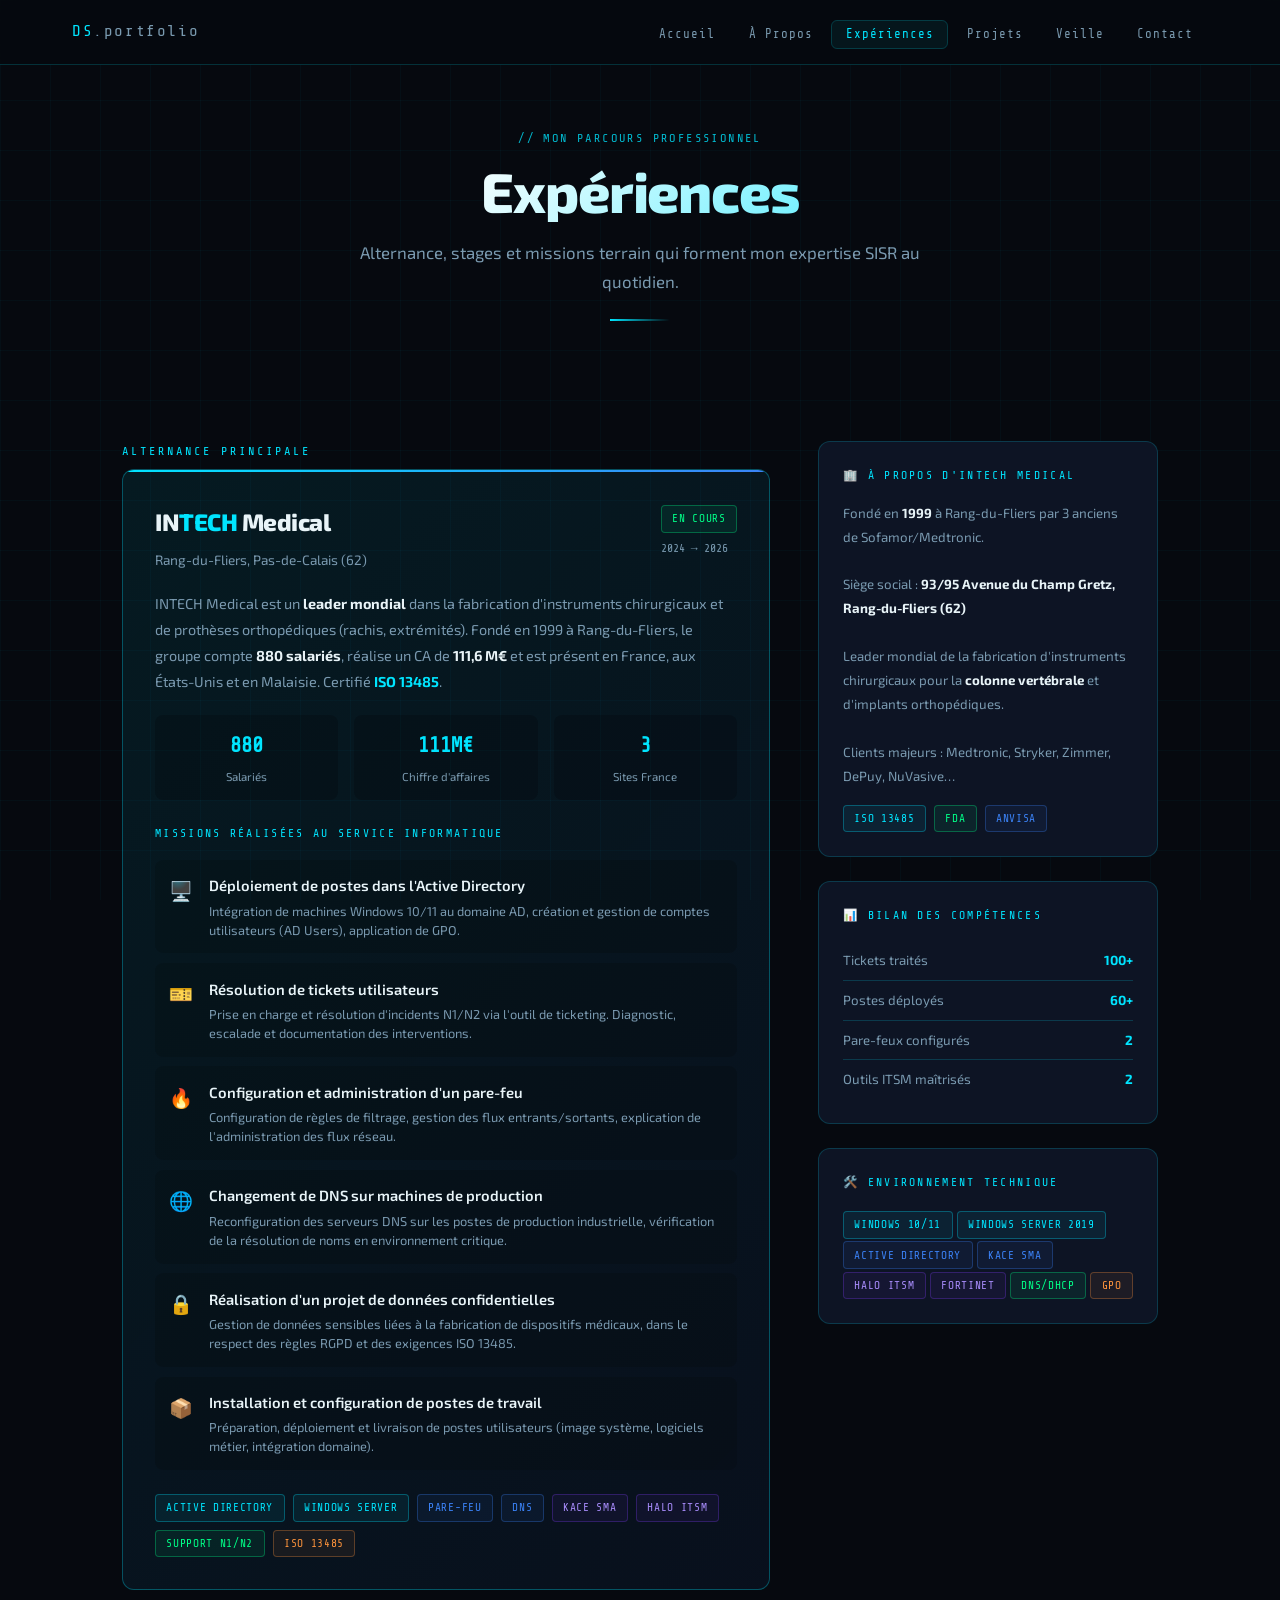
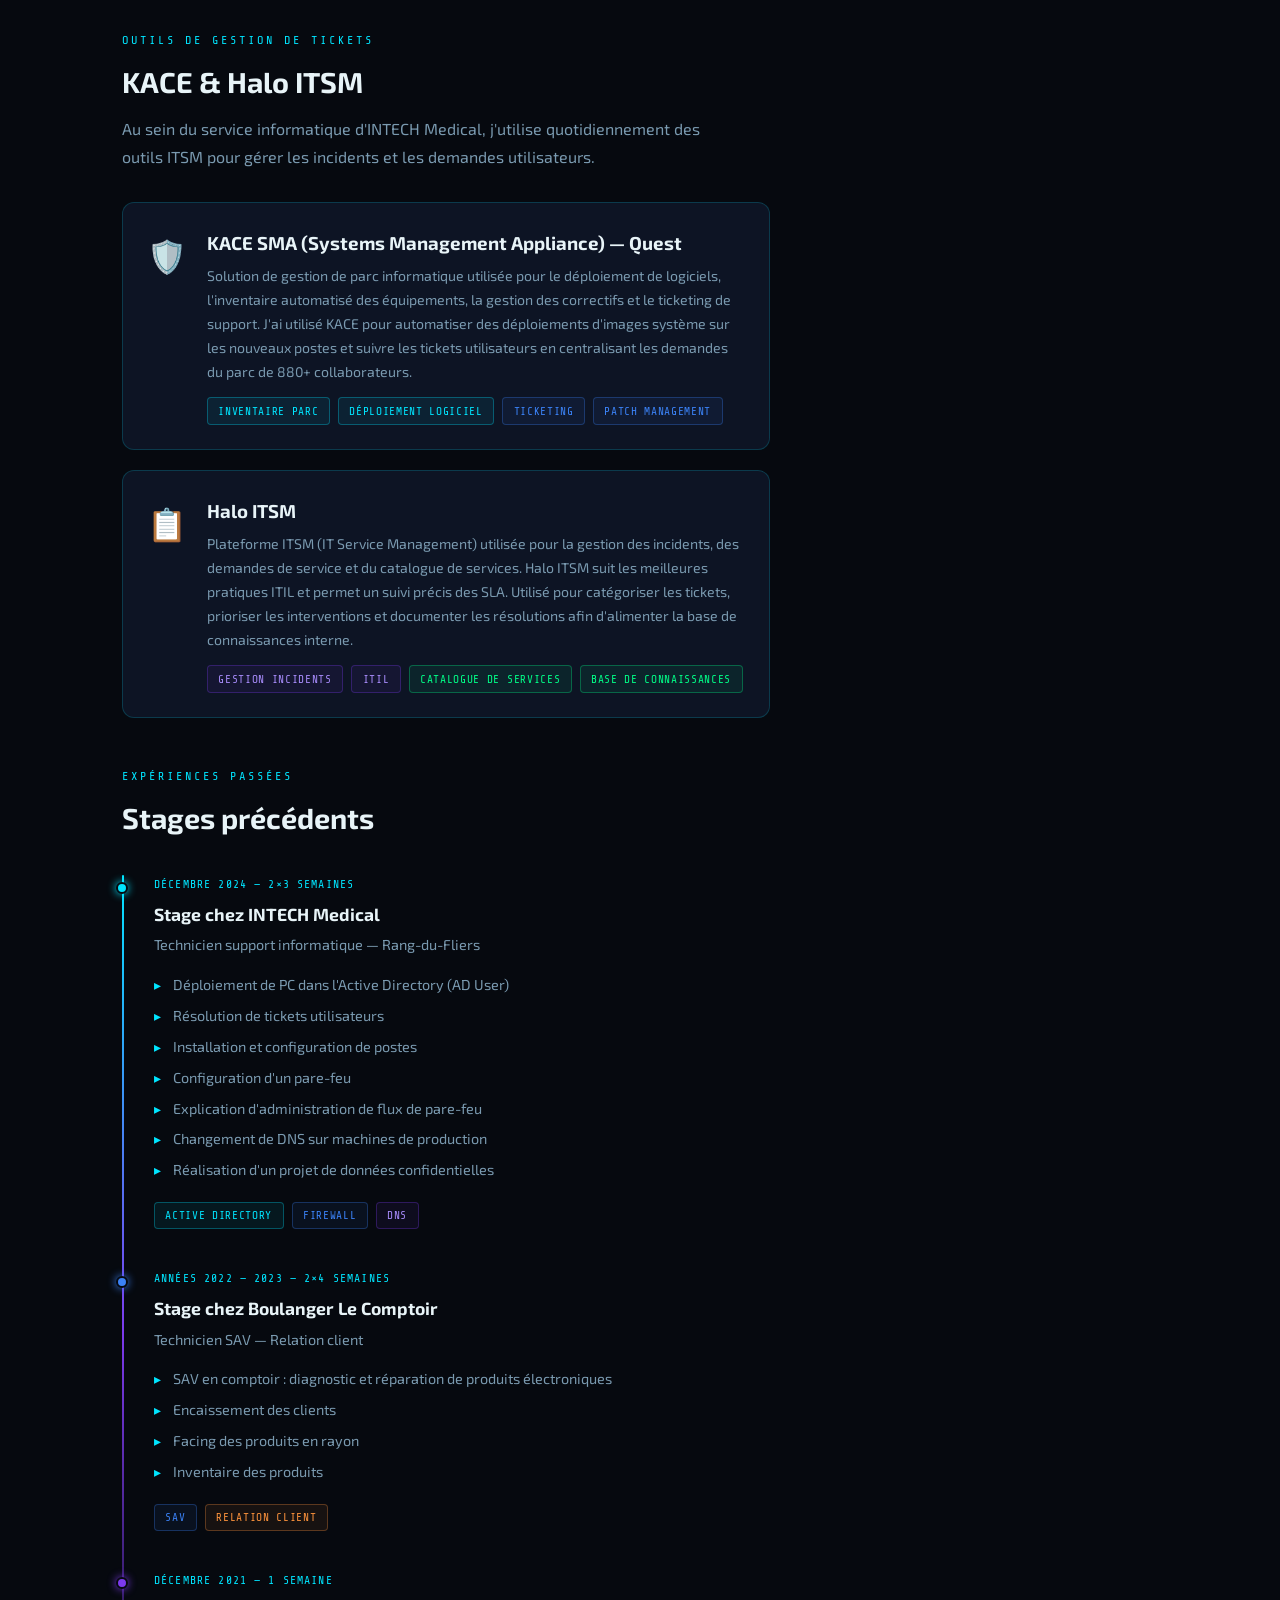
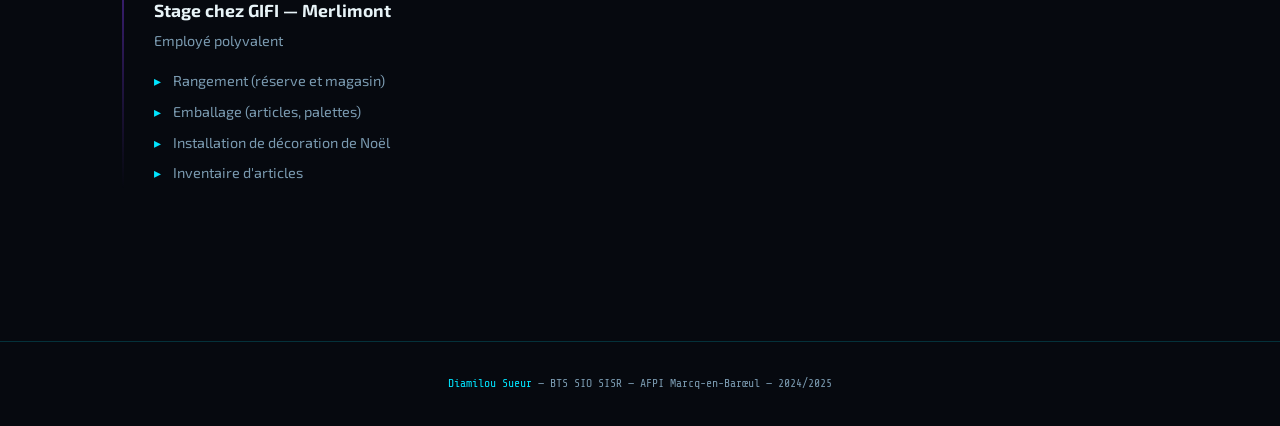
<file: experiences.html>
<!DOCTYPE html>
<html lang="fr">
<head>
  <meta charset="UTF-8" />
  <meta name="viewport" content="width=device-width, initial-scale=1.0" />
  <title>Expériences — Diamilou Sueur</title>
  <link rel="stylesheet" href="style.css" />
  <style>
    .exp-layout {
      display: grid;
      grid-template-columns: 1fr 340px;
      gap: 3rem;
      align-items: start;
    }

    /* INTECH HIGHLIGHT CARD */
    .intech-banner {
      background: linear-gradient(135deg, rgba(0,229,255,0.08), rgba(59,130,246,0.06));
      border: 1px solid rgba(0,229,255,0.3);
      border-radius: var(--radius);
      padding: 2rem;
      margin-bottom: 2.5rem;
      position: relative;
      overflow: hidden;
    }
    .intech-banner::before {
      content: '';
      position: absolute;
      top: 0; left: 0; right: 0;
      height: 2px;
      background: linear-gradient(90deg, var(--accent-cyan), var(--accent-blue));
    }
    .intech-banner-header {
      display: flex;
      justify-content: space-between;
      align-items: flex-start;
      gap: 1rem;
      margin-bottom: 1.25rem;
      flex-wrap: wrap;
    }
    .intech-logo-text {
      font-size: 1.5rem;
      font-weight: 800;
      letter-spacing: -0.02em;
    }
    .intech-logo-text span { color: var(--accent-cyan); }
    .intech-stats {
      display: grid;
      grid-template-columns: repeat(3, 1fr);
      gap: 1rem;
      margin-top: 1.25rem;
    }
    .intech-stat {
      background: rgba(0,0,0,0.2);
      border-radius: 8px;
      padding: 0.85rem;
      text-align: center;
    }
    .intech-stat-num {
      font-family: var(--font-mono);
      font-size: 1.3rem;
      font-weight: 700;
      color: var(--accent-cyan);
    }
    .intech-stat-label {
      font-size: 0.72rem;
      color: var(--text-muted);
      margin-top: 0.2rem;
    }
    .intech-missions {
      margin-top: 1.5rem;
    }
    .mission-row {
      display: flex;
      align-items: flex-start;
      gap: 1rem;
      padding: 0.85rem;
      background: rgba(0,0,0,0.15);
      border-radius: 8px;
      margin-bottom: 0.6rem;
      transition: all 0.2s;
    }
    .mission-row:hover { background: rgba(0,229,255,0.06); }
    .mission-icon { font-size: 1.2rem; flex-shrink: 0; margin-top: 0.1rem; }
    .mission-title { font-weight: 600; font-size: 0.92rem; margin-bottom: 0.2rem; }
    .mission-desc { font-size: 0.8rem; color: var(--text-muted); line-height: 1.5; }

    /* TOOLS USED SIDEBAR */
    .sidebar-card {
      background: var(--bg-card);
      border: 1px solid var(--border);
      border-radius: var(--radius);
      padding: 1.5rem;
      margin-bottom: 1.5rem;
      position: sticky;
      top: 88px;
    }
    .sidebar-title {
      font-family: var(--font-mono);
      font-size: 0.72rem;
      letter-spacing: 0.2em;
      text-transform: uppercase;
      color: var(--accent-cyan);
      margin-bottom: 1rem;
    }

    /* KACE / HALO TOOL SECTION */
    .itsm-section { margin-top: 2.5rem; }

    @media (max-width: 900px) {
      .exp-layout { grid-template-columns: 1fr; }
      .sidebar-card { position: static; }
      .intech-stats { grid-template-columns: 1fr 1fr; }
    }
  </style>
</head>
<body>

<nav>
  <div class="nav-inner">
    <a class="nav-logo" href="index.html">DS<span>.portfolio</span></a>
    <ul class="nav-links">
      <li><a href="index.html">Accueil</a></li>
      <li><a href="apropos.html">À Propos</a></li>
      <li><a href="experiences.html" class="active">Expériences</a></li>
      <li><a href="projets.html">Projets</a></li>
      <li><a href="veille.html">Veille</a></li>
      <li><a href="contact.html">Contact</a></li>
    </ul>
    <div class="nav-burger" onclick="toggleMenu()"><span></span><span></span><span></span></div>
  </div>
</nav>

<main>
  <section class="page-hero">
    <div class="container">
      <div class="page-tag">// Mon parcours professionnel</div>
      <h1 class="page-title">Expériences</h1>
      <p class="page-sub">Alternance, stages et missions terrain qui forment mon expertise SISR au quotidien.</p>
      <div class="divider"></div>
    </div>
  </section>

  <section class="section">
    <div class="container">
      <div class="exp-layout">

        <!-- MAIN CONTENT -->
        <div>

          <!-- ALTERNANCE INTECH -->
          <div class="animate-in">
            <div class="section-title">Alternance principale</div>
            <div class="intech-banner">
              <div class="intech-banner-header">
                <div>
                  <div class="intech-logo-text">IN<span>TECH</span> Medical</div>
                  <div style="font-size:0.85rem; color:var(--text-muted); margin-top:0.3rem;">
                    Rang-du-Fliers, Pas-de-Calais (62)
                  </div>
                </div>
                <div>
                  <span class="badge badge-green">En cours</span>
                  <div style="font-family:var(--font-mono); font-size:0.72rem; color:var(--text-muted); margin-top:0.4rem;">2024 → 2026</div>
                </div>
              </div>

              <p style="font-size:0.9rem; color:var(--text-muted); line-height:1.8;">
                INTECH Medical est un <strong style="color:var(--text-primary)">leader mondial</strong> dans la fabrication d'instruments chirurgicaux 
                et de prothèses orthopédiques (rachis, extrémités). Fondé en 1999 à Rang-du-Fliers, le groupe compte 
                <strong style="color:var(--text-primary)">880 salariés</strong>, réalise un CA de <strong style="color:var(--text-primary)">111,6 M€</strong> et 
                est présent en France, aux États-Unis et en Malaisie. Certifié <strong style="color:var(--accent-cyan)">ISO 13485</strong>.
              </p>

              <div class="intech-stats">
                <div class="intech-stat">
                  <div class="intech-stat-num">880</div>
                  <div class="intech-stat-label">Salariés</div>
                </div>
                <div class="intech-stat">
                  <div class="intech-stat-num">111M€</div>
                  <div class="intech-stat-label">Chiffre d'affaires</div>
                </div>
                <div class="intech-stat">
                  <div class="intech-stat-num">3</div>
                  <div class="intech-stat-label">Sites France</div>
                </div>
              </div>

              <div class="intech-missions">
                <div style="font-family:var(--font-mono); font-size:0.72rem; letter-spacing:0.2em; text-transform:uppercase; color:var(--accent-cyan); margin-bottom:1rem; margin-top:0.5rem;">
                  Missions réalisées au service informatique
                </div>
                <div class="mission-row">
                  <div class="mission-icon">🖥️</div>
                  <div>
                    <div class="mission-title">Déploiement de postes dans l'Active Directory</div>
                    <div class="mission-desc">Intégration de machines Windows 10/11 au domaine AD, création et gestion de comptes utilisateurs (AD Users), application de GPO.</div>
                  </div>
                </div>
                <div class="mission-row">
                  <div class="mission-icon">🎫</div>
                  <div>
                    <div class="mission-title">Résolution de tickets utilisateurs</div>
                    <div class="mission-desc">Prise en charge et résolution d'incidents N1/N2 via l'outil de ticketing. Diagnostic, escalade et documentation des interventions.</div>
                  </div>
                </div>
                <div class="mission-row">
                  <div class="mission-icon">🔥</div>
                  <div>
                    <div class="mission-title">Configuration et administration d'un pare-feu</div>
                    <div class="mission-desc">Configuration de règles de filtrage, gestion des flux entrants/sortants, explication de l'administration des flux réseau.</div>
                  </div>
                </div>
                <div class="mission-row">
                  <div class="mission-icon">🌐</div>
                  <div>
                    <div class="mission-title">Changement de DNS sur machines de production</div>
                    <div class="mission-desc">Reconfiguration des serveurs DNS sur les postes de production industrielle, vérification de la résolution de noms en environnement critique.</div>
                  </div>
                </div>
                <div class="mission-row">
                  <div class="mission-icon">🔒</div>
                  <div>
                    <div class="mission-title">Réalisation d'un projet de données confidentielles</div>
                    <div class="mission-desc">Gestion de données sensibles liées à la fabrication de dispositifs médicaux, dans le respect des règles RGPD et des exigences ISO 13485.</div>
                  </div>
                </div>
                <div class="mission-row">
                  <div class="mission-icon">📦</div>
                  <div>
                    <div class="mission-title">Installation et configuration de postes de travail</div>
                    <div class="mission-desc">Préparation, déploiement et livraison de postes utilisateurs (image système, logiciels métier, intégration domaine).</div>
                  </div>
                </div>
              </div>

              <div class="badge-row" style="margin-top:1.5rem;">
                <span class="badge badge-cyan">Active Directory</span>
                <span class="badge badge-cyan">Windows Server</span>
                <span class="badge badge-blue">Pare-feu</span>
                <span class="badge badge-blue">DNS</span>
                <span class="badge badge-violet">KACE SMA</span>
                <span class="badge badge-violet">Halo ITSM</span>
                <span class="badge badge-green">Support N1/N2</span>
                <span class="badge badge-orange">ISO 13485</span>
              </div>
            </div>
          </div>

          <!-- OUTILS DE TICKETING -->
          <div class="animate-in itsm-section">
            <div class="section-title">Outils de gestion de tickets</div>
            <div class="section-heading">KACE & Halo ITSM</div>
            <p class="section-desc">Au sein du service informatique d'INTECH Medical, j'utilise quotidiennement des outils ITSM pour gérer les incidents et les demandes utilisateurs.</p>

            <div class="tool-card">
              <div class="tool-icon">🛡️</div>
              <div class="tool-content">
                <h3>KACE SMA (Systems Management Appliance) — Quest</h3>
                <p>
                  Solution de gestion de parc informatique utilisée pour le déploiement de logiciels, l'inventaire automatisé 
                  des équipements, la gestion des correctifs et le ticketing de support. J'ai utilisé KACE pour 
                  automatiser des déploiements d'images système sur les nouveaux postes et suivre les tickets 
                  utilisateurs en centralisant les demandes du parc de 880+ collaborateurs.
                </p>
                <div class="badge-row" style="margin-top:0.85rem;">
                  <span class="badge badge-cyan">Inventaire parc</span>
                  <span class="badge badge-cyan">Déploiement logiciel</span>
                  <span class="badge badge-blue">Ticketing</span>
                  <span class="badge badge-blue">Patch management</span>
                </div>
              </div>
            </div>

            <div class="tool-card">
              <div class="tool-icon">📋</div>
              <div class="tool-content">
                <h3>Halo ITSM</h3>
                <p>
                  Plateforme ITSM (IT Service Management) utilisée pour la gestion des incidents, des demandes de service 
                  et du catalogue de services. Halo ITSM suit les meilleures pratiques ITIL et permet un suivi précis 
                  des SLA. Utilisé pour catégoriser les tickets, prioriser les interventions et documenter les résolutions 
                  afin d'alimenter la base de connaissances interne.
                </p>
                <div class="badge-row" style="margin-top:0.85rem;">
                  <span class="badge badge-violet">Gestion incidents</span>
                  <span class="badge badge-violet">ITIL</span>
                  <span class="badge badge-green">Catalogue de services</span>
                  <span class="badge badge-green">Base de connaissances</span>
                </div>
              </div>
            </div>
          </div>

          <!-- TIMELINE ANCIENS STAGES -->
          <div class="animate-in" style="margin-top:3rem;">
            <div class="section-title">Expériences passées</div>
            <div class="section-heading">Stages précédents</div>

            <div class="timeline" style="margin-top:2rem;">

              <div class="timeline-item">
                <div class="timeline-dot"></div>
                <div class="timeline-date">DÉCEMBRE 2024 — 2×3 SEMAINES</div>
                <div class="timeline-company">Stage chez INTECH Medical</div>
                <div class="timeline-role">Technicien support informatique — Rang-du-Fliers</div>
                <ul class="timeline-tasks">
                  <li>Déploiement de PC dans l'Active Directory (AD User)</li>
                  <li>Résolution de tickets utilisateurs</li>
                  <li>Installation et configuration de postes</li>
                  <li>Configuration d'un pare-feu</li>
                  <li>Explication d'administration de flux de pare-feu</li>
                  <li>Changement de DNS sur machines de production</li>
                  <li>Réalisation d'un projet de données confidentielles</li>
                </ul>
                <div class="badge-row">
                  <span class="badge badge-cyan">Active Directory</span>
                  <span class="badge badge-blue">Firewall</span>
                  <span class="badge badge-violet">DNS</span>
                </div>
              </div>

              <div class="timeline-item">
                <div class="timeline-dot" style="background:var(--accent-blue); box-shadow:0 0 8px var(--accent-blue)"></div>
                <div class="timeline-date">ANNÉES 2022 — 2023 — 2×4 SEMAINES</div>
                <div class="timeline-company">Stage chez Boulanger Le Comptoir</div>
                <div class="timeline-role">Technicien SAV — Relation client</div>
                <ul class="timeline-tasks">
                  <li>SAV en comptoir : diagnostic et réparation de produits électroniques</li>
                  <li>Encaissement des clients</li>
                  <li>Facing des produits en rayon</li>
                  <li>Inventaire des produits</li>
                </ul>
                <div class="badge-row">
                  <span class="badge badge-blue">SAV</span>
                  <span class="badge badge-orange">Relation client</span>
                </div>
              </div>

              <div class="timeline-item">
                <div class="timeline-dot" style="background:var(--accent-violet); box-shadow:0 0 8px var(--accent-violet)"></div>
                <div class="timeline-date">DÉCEMBRE 2021 — 1 SEMAINE</div>
                <div class="timeline-company">Stage chez GIFI — Merlimont</div>
                <div class="timeline-role">Employé polyvalent</div>
                <ul class="timeline-tasks">
                  <li>Rangement (réserve et magasin)</li>
                  <li>Emballage (articles, palettes)</li>
                  <li>Installation de décoration de Noël</li>
                  <li>Inventaire d'articles</li>
                </ul>
              </div>

            </div>
          </div>

        </div>

        <!-- SIDEBAR -->
        <div class="animate-in">
          <div class="sidebar-card">
            <div class="sidebar-title">🏢 À propos d'INTECH Medical</div>
            <div style="font-size:0.83rem; color:var(--text-muted); line-height:1.8;">
              <p>Fondé en <strong style="color:var(--text-primary)">1999</strong> à Rang-du-Fliers par 3 anciens de Sofamor/Medtronic.</p>
              <br>
              <p>Siège social : <strong style="color:var(--text-primary)">93/95 Avenue du Champ Gretz, Rang-du-Fliers (62)</strong></p>
              <br>
              <p>Leader mondial de la fabrication d'instruments chirurgicaux pour la <strong style="color:var(--text-primary)">colonne vertébrale</strong> et d'implants orthopédiques.</p>
              <br>
              <p>Clients majeurs : Medtronic, Stryker, Zimmer, DePuy, NuVasive…</p>
            </div>
            <div class="badge-row" style="margin-top:1rem;">
              <span class="badge badge-cyan">ISO 13485</span>
              <span class="badge badge-green">FDA</span>
              <span class="badge badge-blue">ANVISA</span>
            </div>
          </div>

          <div class="sidebar-card">
            <div class="sidebar-title">📊 Bilan des compétences</div>
            <div style="font-size:0.83rem; color:var(--text-muted);">
              <div style="display:flex; justify-content:space-between; padding:0.5rem 0; border-bottom:1px solid var(--border);">
                <span>Tickets traités</span>
                <strong style="color:var(--accent-cyan)">100+</strong>
              </div>
              <div style="display:flex; justify-content:space-between; padding:0.5rem 0; border-bottom:1px solid var(--border);">
                <span>Postes déployés</span>
                <strong style="color:var(--accent-cyan)">60+</strong>
              </div>
              <div style="display:flex; justify-content:space-between; padding:0.5rem 0; border-bottom:1px solid var(--border);">
                <span>Pare-feux configurés</span>
                <strong style="color:var(--accent-cyan)">2</strong>
              </div>
              <div style="display:flex; justify-content:space-between; padding:0.5rem 0;">
                <span>Outils ITSM maîtrisés</span>
                <strong style="color:var(--accent-cyan)">2</strong>
              </div>
            </div>
          </div>

          <div class="sidebar-card">
            <div class="sidebar-title">🛠️ Environnement technique</div>
            <div class="tools-wrap" style="margin-top:0.5rem;">
              <span class="badge badge-cyan">Windows 10/11</span>
              <span class="badge badge-cyan">Windows Server 2019</span>
              <span class="badge badge-blue">Active Directory</span>
              <span class="badge badge-blue">KACE SMA</span>
              <span class="badge badge-violet">Halo ITSM</span>
              <span class="badge badge-violet">Fortinet</span>
              <span class="badge badge-green">DNS/DHCP</span>
              <span class="badge badge-orange">GPO</span>
            </div>
          </div>
        </div>

      </div>
    </div>
  </section>
</main>

<footer>
  <div class="container">
    <span>Diamilou Sueur</span> — BTS SIO SISR — AFPI Marcq-en-Barœul — 2024/2025
  </div>
</footer>

<script>
  function toggleMenu() {
    document.querySelector('.nav-links').classList.toggle('open');
  }
  const observer = new IntersectionObserver((entries) => {
    entries.forEach(e => { if (e.isIntersecting) e.target.classList.add('visible'); });
  }, { threshold: 0.1 });
  document.querySelectorAll('.animate-in').forEach(el => observer.observe(el));
</script>
</body>
</html>
</file>
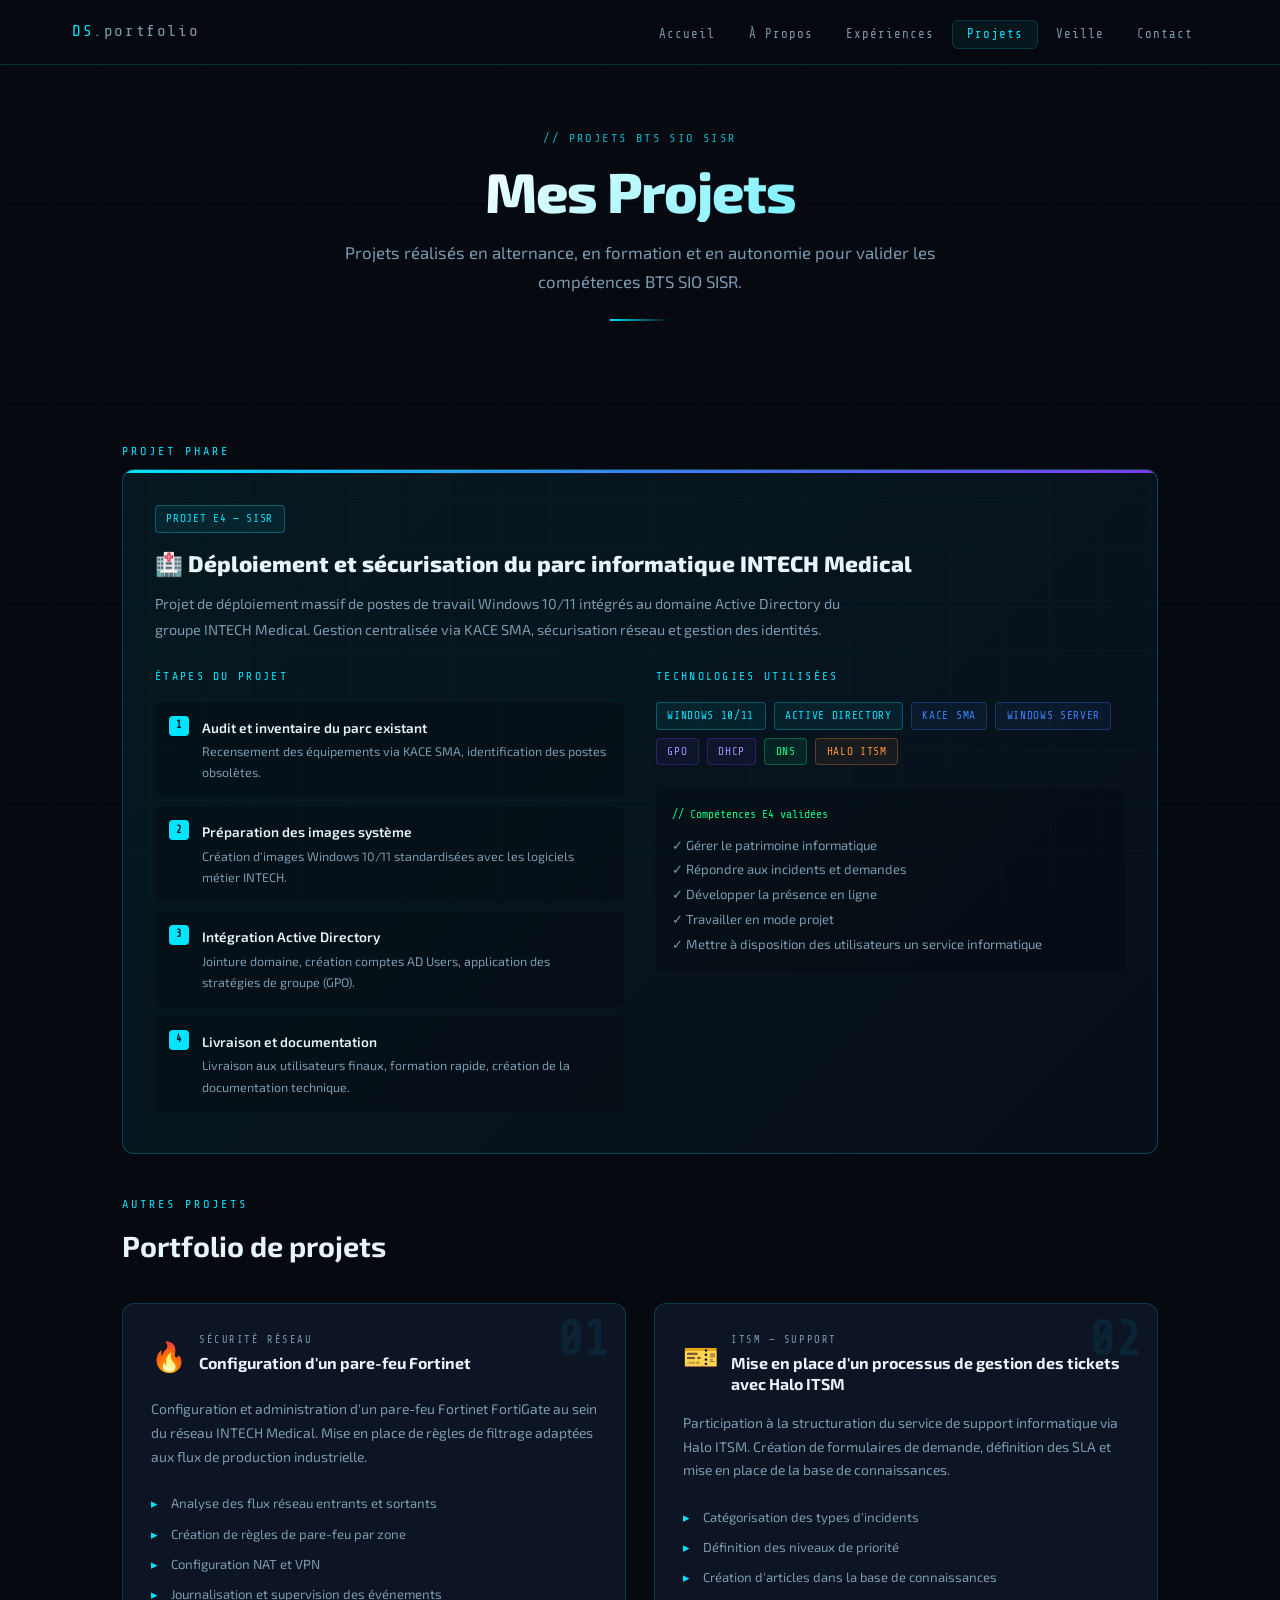
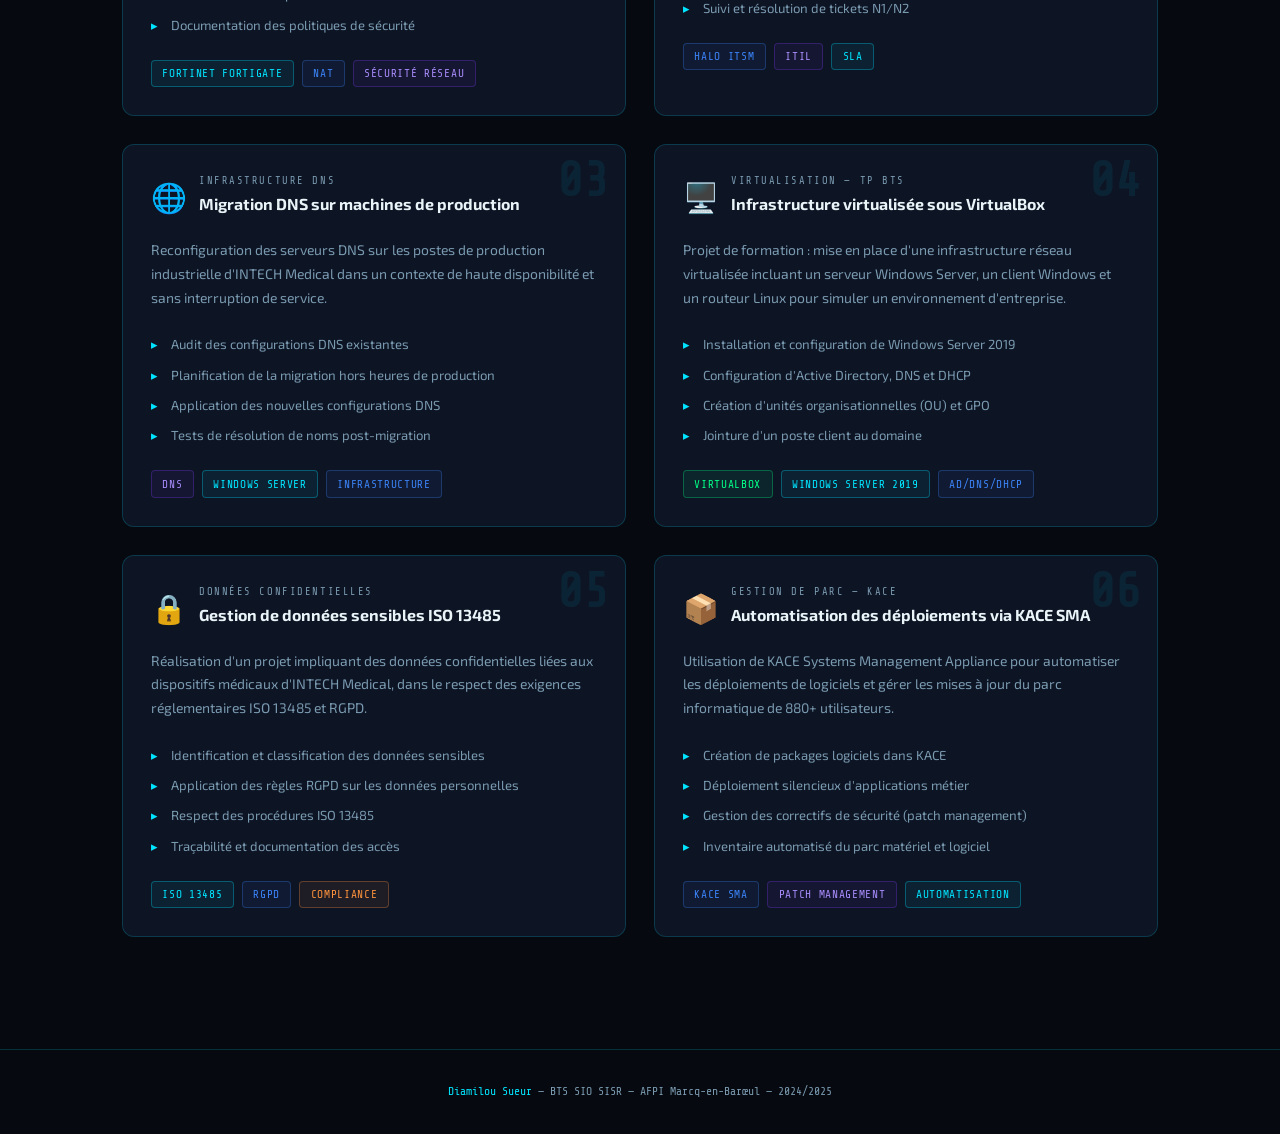
<file: projets.html>
<!DOCTYPE html>
<html lang="fr">
<head>
  <meta charset="UTF-8" />
  <meta name="viewport" content="width=device-width, initial-scale=1.0" />
  <title>Projets BTS — Diamilou Sueur</title>
  <link rel="stylesheet" href="style.css" />
  <style>
    .projects-grid {
      display: grid;
      grid-template-columns: repeat(auto-fill, minmax(340px, 1fr));
      gap: 1.75rem;
      margin-top: 2rem;
    }

    .proj-card {
      background: var(--bg-card);
      border: 1px solid var(--border);
      border-radius: var(--radius);
      padding: 1.75rem;
      position: relative;
      overflow: hidden;
      transition: all 0.3s;
    }
    .proj-card::before {
      content: '';
      position: absolute;
      top: 0; left: 0; right: 0;
      height: 3px;
      opacity: 0;
      transition: opacity 0.3s;
    }
    .proj-card.cyan-accent::before  { background: linear-gradient(90deg, var(--accent-cyan), transparent); }
    .proj-card.blue-accent::before  { background: linear-gradient(90deg, var(--accent-blue), transparent); }
    .proj-card.violet-accent::before{ background: linear-gradient(90deg, var(--accent-violet), transparent); }
    .proj-card.green-accent::before { background: linear-gradient(90deg, var(--accent-green), transparent); }

    .proj-card:hover {
      border-color: rgba(0,229,255,0.35);
      transform: translateY(-5px);
      box-shadow: var(--glow);
    }
    .proj-card:hover::before { opacity: 1; }

    .proj-num {
      font-family: var(--font-mono);
      font-size: 3rem;
      font-weight: 700;
      color: rgba(0,229,255,0.08);
      position: absolute;
      top: 0.75rem; right: 1rem;
      line-height: 1;
      user-select: none;
    }

    .proj-header {
      display: flex;
      align-items: flex-start;
      gap: 0.75rem;
      margin-bottom: 1rem;
    }
    .proj-icon {
      font-size: 1.8rem;
      flex-shrink: 0;
    }
    .proj-meta {}
    .proj-type {
      font-family: var(--font-mono);
      font-size: 0.65rem;
      letter-spacing: 0.15em;
      text-transform: uppercase;
      color: var(--text-muted);
      margin-bottom: 0.2rem;
    }
    .proj-title {
      font-weight: 700;
      font-size: 1rem;
      line-height: 1.3;
    }

    .proj-desc {
      font-size: 0.87rem;
      color: var(--text-muted);
      line-height: 1.7;
      margin-bottom: 1.25rem;
    }

    .proj-tasks {
      list-style: none;
      font-size: 0.82rem;
      margin-bottom: 1.25rem;
    }
    .proj-tasks li {
      color: var(--text-muted);
      padding: 0.25rem 0 0.25rem 1.25rem;
      position: relative;
    }
    .proj-tasks li::before {
      content: '▸';
      position: absolute;
      left: 0;
      color: var(--accent-cyan);
    }

    /* FEATURED BIG CARD */
    .proj-featured {
      background: linear-gradient(135deg, rgba(0,229,255,0.07), rgba(59,130,246,0.05));
      border: 1px solid rgba(0,229,255,0.25);
      border-radius: var(--radius);
      padding: 2rem;
      margin-bottom: 2.5rem;
      position: relative;
      overflow: hidden;
    }
    .proj-featured::before {
      content: '';
      position: absolute;
      top: 0; left: 0; right: 0;
      height: 3px;
      background: linear-gradient(90deg, var(--accent-cyan), var(--accent-blue), var(--accent-violet));
    }
    .feat-proj-layout {
      display: grid;
      grid-template-columns: 1fr 1fr;
      gap: 2rem;
      align-items: start;
    }
    .feat-step {
      display: flex;
      gap: 0.85rem;
      align-items: flex-start;
      padding: 0.85rem;
      background: rgba(0,0,0,0.2);
      border-radius: 8px;
      margin-bottom: 0.6rem;
    }
    .feat-step-num {
      font-family: var(--font-mono);
      font-size: 0.65rem;
      background: var(--accent-cyan);
      color: var(--bg-deep);
      width: 20px; height: 20px;
      border-radius: 4px;
      display: flex;
      align-items: center;
      justify-content: center;
      flex-shrink: 0;
      font-weight: 700;
    }
    .feat-step-title { font-size: 0.85rem; font-weight: 600; margin-bottom: 0.15rem; }
    .feat-step-desc  { font-size: 0.78rem; color: var(--text-muted); }

    @media (max-width: 768px) {
      .feat-proj-layout { grid-template-columns: 1fr; }
      .projects-grid { grid-template-columns: 1fr; }
    }
  </style>
</head>
<body>

<nav>
  <div class="nav-inner">
    <a class="nav-logo" href="index.html">DS<span>.portfolio</span></a>
    <ul class="nav-links">
      <li><a href="index.html">Accueil</a></li>
      <li><a href="apropos.html">À Propos</a></li>
      <li><a href="experiences.html">Expériences</a></li>
      <li><a href="projets.html" class="active">Projets</a></li>
      <li><a href="veille.html">Veille</a></li>
      <li><a href="contact.html">Contact</a></li>
    </ul>
    <div class="nav-burger" onclick="toggleMenu()"><span></span><span></span><span></span></div>
  </div>
</nav>

<main>
  <section class="page-hero">
    <div class="container">
      <div class="page-tag">// Projets BTS SIO SISR</div>
      <h1 class="page-title">Mes Projets</h1>
      <p class="page-sub">Projets réalisés en alternance, en formation et en autonomie pour valider les compétences BTS SIO SISR.</p>
      <div class="divider"></div>
    </div>
  </section>

  <section class="section">
    <div class="container">

      <!-- FEATURED PROJECT -->
      <div class="animate-in">
        <div class="section-title">Projet phare</div>
        <div class="proj-featured">
          <div style="margin-bottom:1.5rem;">
            <span class="badge badge-cyan" style="margin-bottom:0.75rem; display:inline-block;">Projet E4 — SISR</span>
            <h2 style="font-size:1.4rem; font-weight:800; margin-bottom:0.5rem;">
              🏥 Déploiement et sécurisation du parc informatique INTECH Medical
            </h2>
            <p style="font-size:0.9rem; color:var(--text-muted); line-height:1.8; max-width:700px;">
              Projet de déploiement massif de postes de travail Windows 10/11 intégrés au domaine Active Directory 
              du groupe INTECH Medical. Gestion centralisée via KACE SMA, sécurisation réseau et gestion des identités.
            </p>
          </div>

          <div class="feat-proj-layout">
            <div>
              <div style="font-family:var(--font-mono); font-size:0.72rem; letter-spacing:0.2em; text-transform:uppercase; color:var(--accent-cyan); margin-bottom:1rem;">Étapes du projet</div>
              <div class="feat-step">
                <div class="feat-step-num">1</div>
                <div>
                  <div class="feat-step-title">Audit et inventaire du parc existant</div>
                  <div class="feat-step-desc">Recensement des équipements via KACE SMA, identification des postes obsolètes.</div>
                </div>
              </div>
              <div class="feat-step">
                <div class="feat-step-num">2</div>
                <div>
                  <div class="feat-step-title">Préparation des images système</div>
                  <div class="feat-step-desc">Création d'images Windows 10/11 standardisées avec les logiciels métier INTECH.</div>
                </div>
              </div>
              <div class="feat-step">
                <div class="feat-step-num">3</div>
                <div>
                  <div class="feat-step-title">Intégration Active Directory</div>
                  <div class="feat-step-desc">Jointure domaine, création comptes AD Users, application des stratégies de groupe (GPO).</div>
                </div>
              </div>
              <div class="feat-step">
                <div class="feat-step-num">4</div>
                <div>
                  <div class="feat-step-title">Livraison et documentation</div>
                  <div class="feat-step-desc">Livraison aux utilisateurs finaux, formation rapide, création de la documentation technique.</div>
                </div>
              </div>
            </div>
            <div>
              <div style="font-family:var(--font-mono); font-size:0.72rem; letter-spacing:0.2em; text-transform:uppercase; color:var(--accent-cyan); margin-bottom:1rem;">Technologies utilisées</div>
              <div class="badge-row">
                <span class="badge badge-cyan">Windows 10/11</span>
                <span class="badge badge-cyan">Active Directory</span>
                <span class="badge badge-blue">KACE SMA</span>
                <span class="badge badge-blue">Windows Server</span>
                <span class="badge badge-violet">GPO</span>
                <span class="badge badge-violet">DHCP</span>
                <span class="badge badge-green">DNS</span>
                <span class="badge badge-orange">Halo ITSM</span>
              </div>
              <div style="margin-top:1.5rem; background:rgba(0,0,0,0.2); border-radius:8px; padding:1rem;">
                <div style="font-family:var(--font-mono); font-size:0.72rem; color:var(--accent-green); margin-bottom:0.5rem;">// Compétences E4 validées</div>
                <div style="font-size:0.82rem; color:var(--text-muted); line-height:1.9;">
                  ✓ Gérer le patrimoine informatique<br>
                  ✓ Répondre aux incidents et demandes<br>
                  ✓ Développer la présence en ligne<br>
                  ✓ Travailler en mode projet<br>
                  ✓ Mettre à disposition des utilisateurs un service informatique
                </div>
              </div>
            </div>
          </div>
        </div>
      </div>

      <!-- PROJECTS GRID -->
      <div class="animate-in">
        <div class="section-title" style="margin-top:1rem;">Autres projets</div>
        <div class="section-heading">Portfolio de projets</div>
      </div>

      <div class="projects-grid animate-in">

        <!-- P1 -->
        <div class="proj-card cyan-accent">
          <div class="proj-num">01</div>
          <div class="proj-header">
            <div class="proj-icon">🔥</div>
            <div class="proj-meta">
              <div class="proj-type">Sécurité réseau</div>
              <div class="proj-title">Configuration d'un pare-feu Fortinet</div>
            </div>
          </div>
          <div class="proj-desc">
            Configuration et administration d'un pare-feu Fortinet FortiGate au sein du réseau INTECH Medical. 
            Mise en place de règles de filtrage adaptées aux flux de production industrielle.
          </div>
          <ul class="proj-tasks">
            <li>Analyse des flux réseau entrants et sortants</li>
            <li>Création de règles de pare-feu par zone</li>
            <li>Configuration NAT et VPN</li>
            <li>Journalisation et supervision des événements</li>
            <li>Documentation des politiques de sécurité</li>
          </ul>
          <div class="badge-row">
            <span class="badge badge-cyan">Fortinet FortiGate</span>
            <span class="badge badge-blue">NAT</span>
            <span class="badge badge-violet">Sécurité réseau</span>
          </div>
        </div>

        <!-- P2 -->
        <div class="proj-card blue-accent">
          <div class="proj-num">02</div>
          <div class="proj-header">
            <div class="proj-icon">🎫</div>
            <div class="proj-meta">
              <div class="proj-type">ITSM — Support</div>
              <div class="proj-title">Mise en place d'un processus de gestion des tickets avec Halo ITSM</div>
            </div>
          </div>
          <div class="proj-desc">
            Participation à la structuration du service de support informatique via Halo ITSM. 
            Création de formulaires de demande, définition des SLA et mise en place de la base de connaissances.
          </div>
          <ul class="proj-tasks">
            <li>Catégorisation des types d'incidents</li>
            <li>Définition des niveaux de priorité</li>
            <li>Création d'articles dans la base de connaissances</li>
            <li>Suivi et résolution de tickets N1/N2</li>
          </ul>
          <div class="badge-row">
            <span class="badge badge-blue">Halo ITSM</span>
            <span class="badge badge-violet">ITIL</span>
            <span class="badge badge-cyan">SLA</span>
          </div>
        </div>

        <!-- P3 -->
        <div class="proj-card violet-accent">
          <div class="proj-num">03</div>
          <div class="proj-header">
            <div class="proj-icon">🌐</div>
            <div class="proj-meta">
              <div class="proj-type">Infrastructure DNS</div>
              <div class="proj-title">Migration DNS sur machines de production</div>
            </div>
          </div>
          <div class="proj-desc">
            Reconfiguration des serveurs DNS sur les postes de production industrielle d'INTECH Medical 
            dans un contexte de haute disponibilité et sans interruption de service.
          </div>
          <ul class="proj-tasks">
            <li>Audit des configurations DNS existantes</li>
            <li>Planification de la migration hors heures de production</li>
            <li>Application des nouvelles configurations DNS</li>
            <li>Tests de résolution de noms post-migration</li>
          </ul>
          <div class="badge-row">
            <span class="badge badge-violet">DNS</span>
            <span class="badge badge-cyan">Windows Server</span>
            <span class="badge badge-blue">Infrastructure</span>
          </div>
        </div>

        <!-- P4 -->
        <div class="proj-card green-accent">
          <div class="proj-num">04</div>
          <div class="proj-header">
            <div class="proj-icon">🖥️</div>
            <div class="proj-meta">
              <div class="proj-type">Virtualisation — TP BTS</div>
              <div class="proj-title">Infrastructure virtualisée sous VirtualBox</div>
            </div>
          </div>
          <div class="proj-desc">
            Projet de formation : mise en place d'une infrastructure réseau virtualisée incluant 
            un serveur Windows Server, un client Windows et un routeur Linux pour simuler un environnement d'entreprise.
          </div>
          <ul class="proj-tasks">
            <li>Installation et configuration de Windows Server 2019</li>
            <li>Configuration d'Active Directory, DNS et DHCP</li>
            <li>Création d'unités organisationnelles (OU) et GPO</li>
            <li>Jointure d'un poste client au domaine</li>
          </ul>
          <div class="badge-row">
            <span class="badge badge-green">VirtualBox</span>
            <span class="badge badge-cyan">Windows Server 2019</span>
            <span class="badge badge-blue">AD/DNS/DHCP</span>
          </div>
        </div>

        <!-- P5 -->
        <div class="proj-card cyan-accent">
          <div class="proj-num">05</div>
          <div class="proj-header">
            <div class="proj-icon">🔒</div>
            <div class="proj-meta">
              <div class="proj-type">Données confidentielles</div>
              <div class="proj-title">Gestion de données sensibles ISO 13485</div>
            </div>
          </div>
          <div class="proj-desc">
            Réalisation d'un projet impliquant des données confidentielles liées aux dispositifs médicaux 
            d'INTECH Medical, dans le respect des exigences réglementaires ISO 13485 et RGPD.
          </div>
          <ul class="proj-tasks">
            <li>Identification et classification des données sensibles</li>
            <li>Application des règles RGPD sur les données personnelles</li>
            <li>Respect des procédures ISO 13485</li>
            <li>Traçabilité et documentation des accès</li>
          </ul>
          <div class="badge-row">
            <span class="badge badge-cyan">ISO 13485</span>
            <span class="badge badge-blue">RGPD</span>
            <span class="badge badge-orange">Compliance</span>
          </div>
        </div>

        <!-- P6 -->
        <div class="proj-card blue-accent">
          <div class="proj-num">06</div>
          <div class="proj-header">
            <div class="proj-icon">📦</div>
            <div class="proj-meta">
              <div class="proj-type">Gestion de parc — KACE</div>
              <div class="proj-title">Automatisation des déploiements via KACE SMA</div>
            </div>
          </div>
          <div class="proj-desc">
            Utilisation de KACE Systems Management Appliance pour automatiser les déploiements 
            de logiciels et gérer les mises à jour du parc informatique de 880+ utilisateurs.
          </div>
          <ul class="proj-tasks">
            <li>Création de packages logiciels dans KACE</li>
            <li>Déploiement silencieux d'applications métier</li>
            <li>Gestion des correctifs de sécurité (patch management)</li>
            <li>Inventaire automatisé du parc matériel et logiciel</li>
          </ul>
          <div class="badge-row">
            <span class="badge badge-blue">KACE SMA</span>
            <span class="badge badge-violet">Patch Management</span>
            <span class="badge badge-cyan">Automatisation</span>
          </div>
        </div>

      </div>
    </div>
  </section>
</main>

<footer>
  <div class="container">
    <span>Diamilou Sueur</span> — BTS SIO SISR — AFPI Marcq-en-Barœul — 2024/2025
  </div>
</footer>

<script>
  function toggleMenu() {
    document.querySelector('.nav-links').classList.toggle('open');
  }
  const observer = new IntersectionObserver((entries) => {
    entries.forEach(e => { if (e.isIntersecting) e.target.classList.add('visible'); });
  }, { threshold: 0.1 });
  document.querySelectorAll('.animate-in').forEach(el => observer.observe(el));
</script>
</body>
</html>
</file>
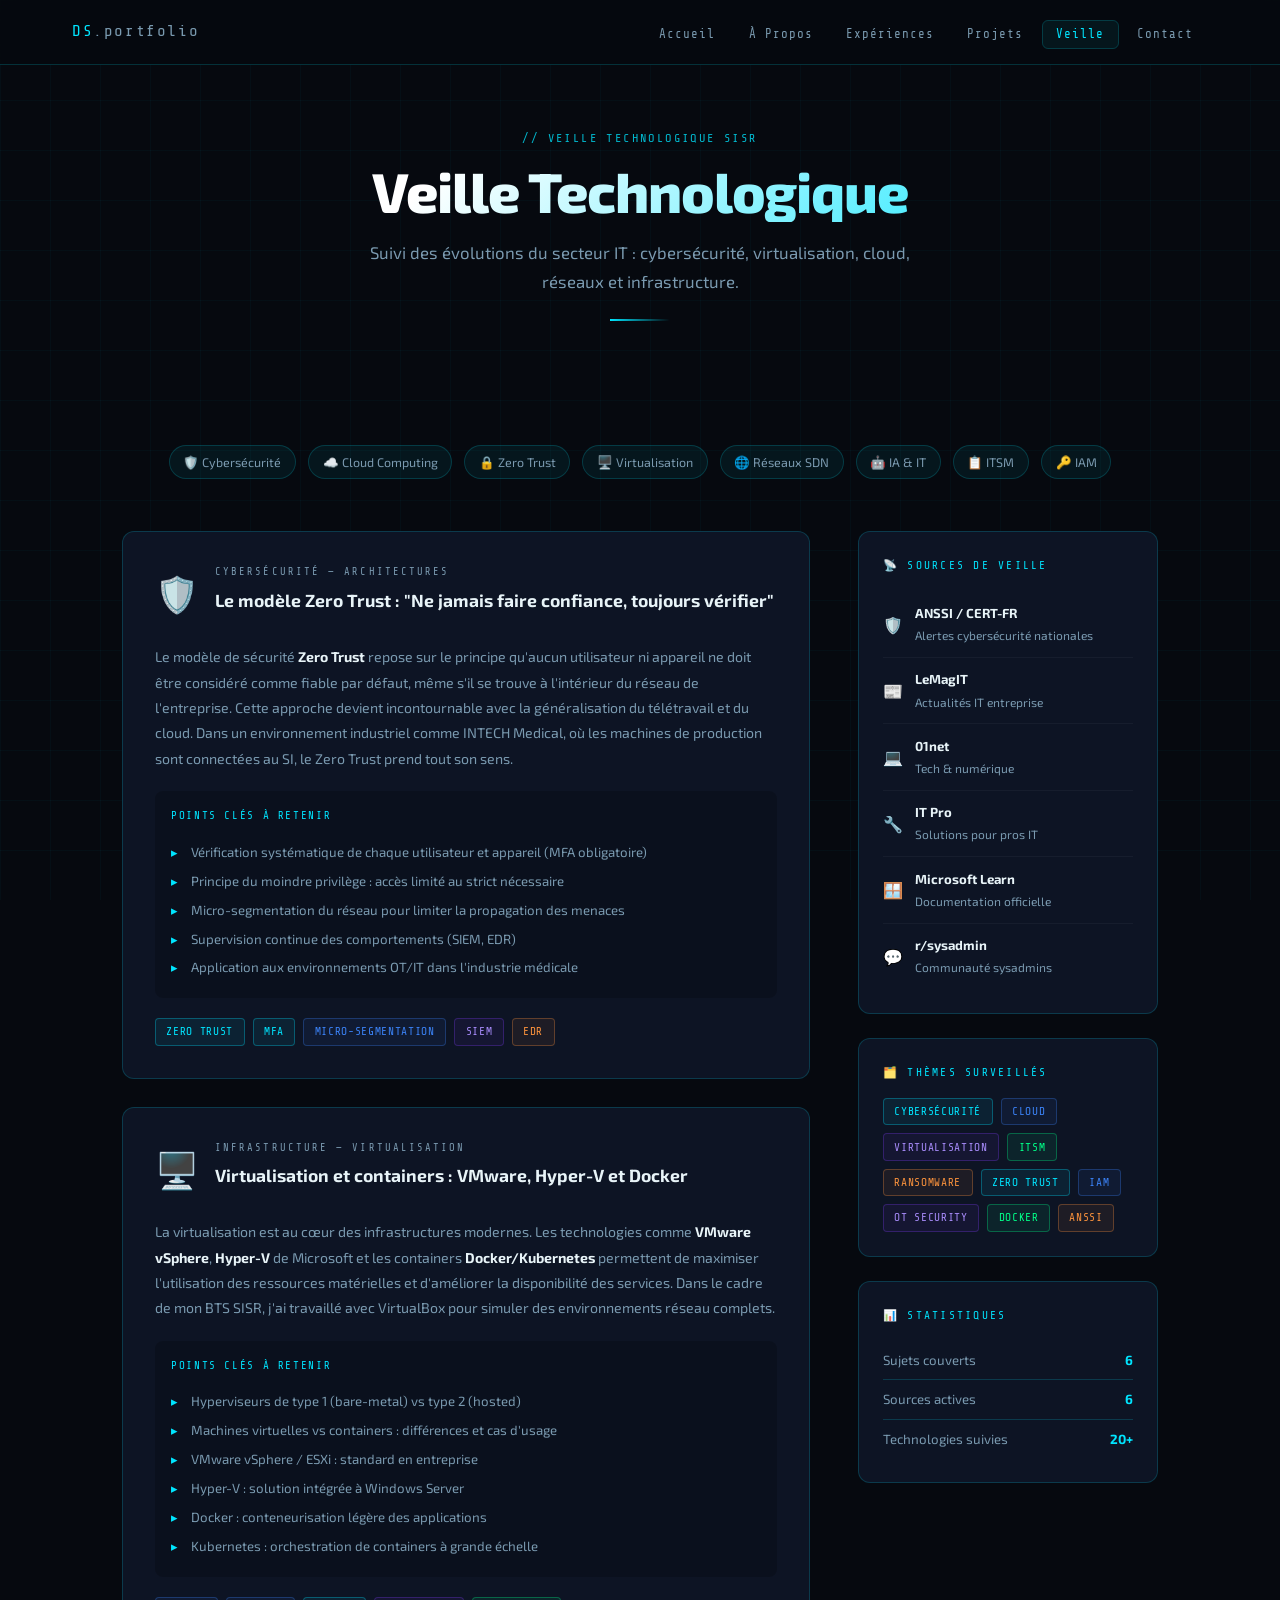
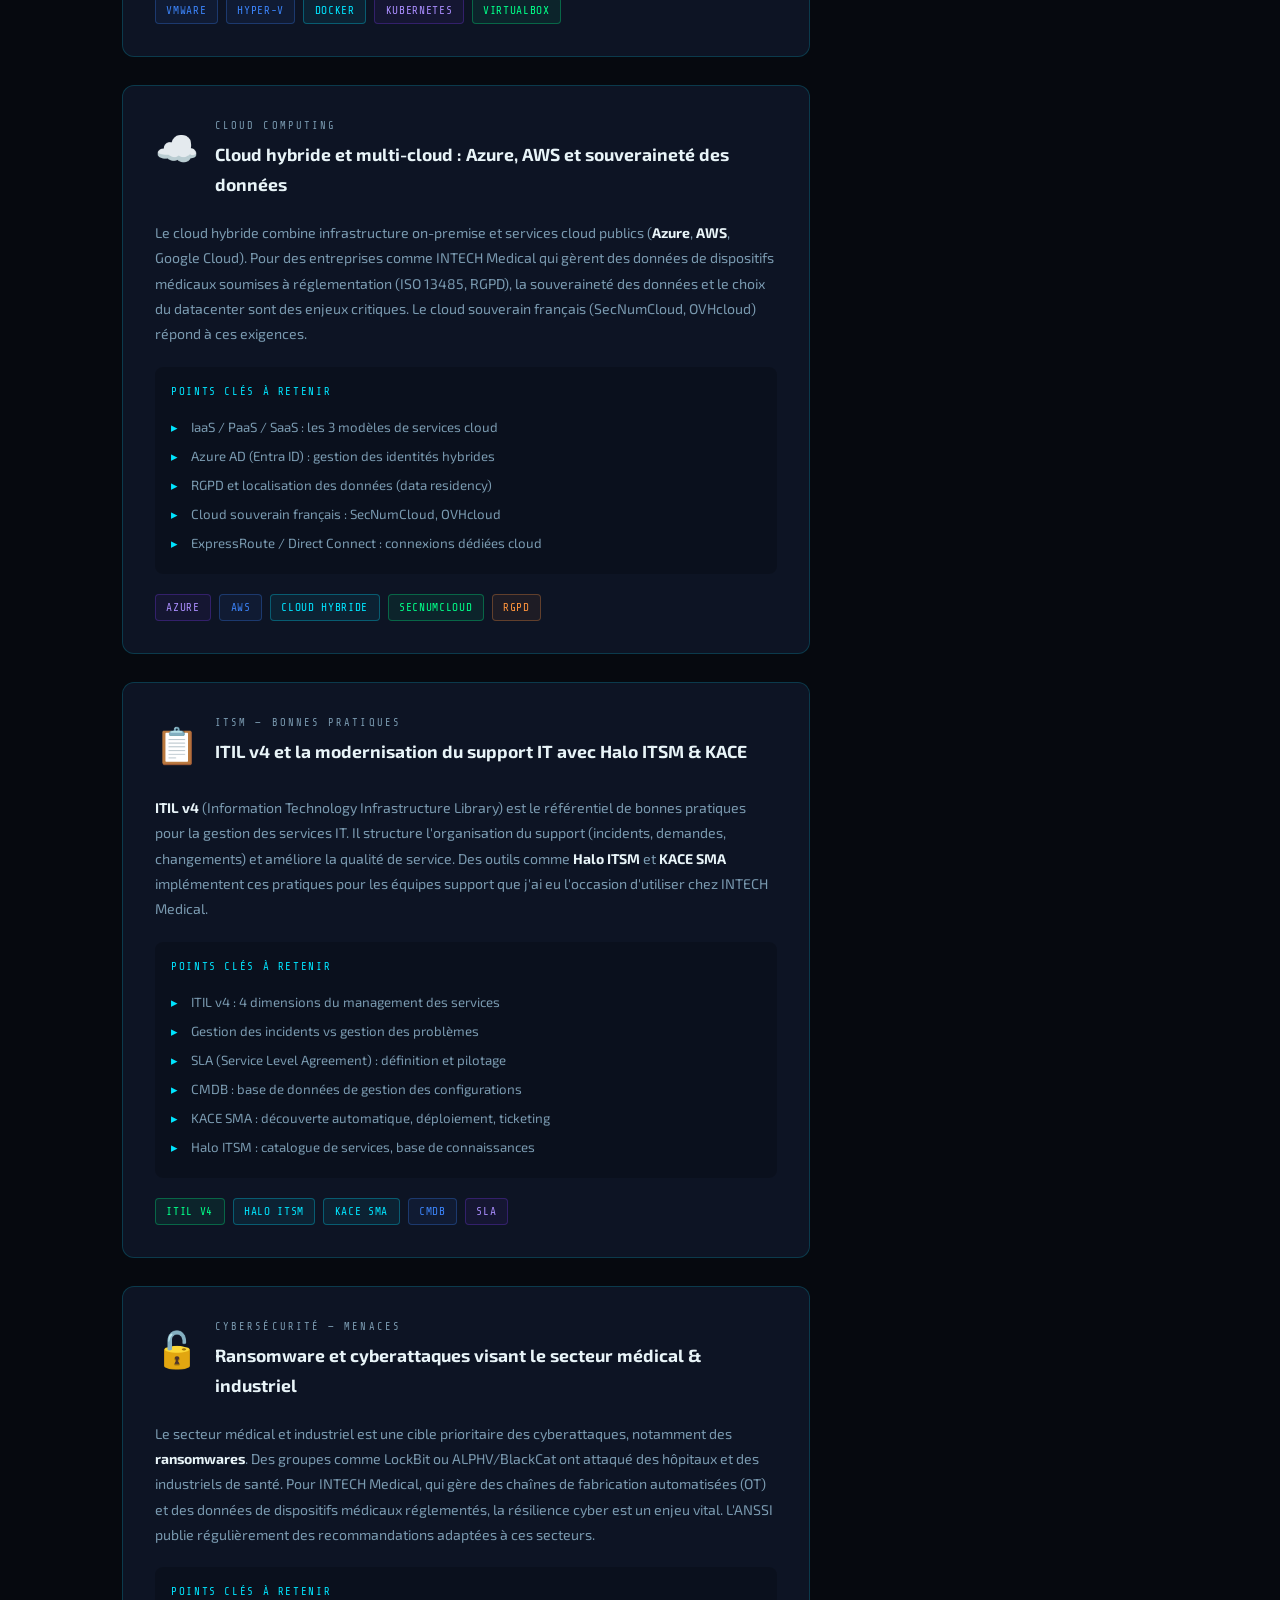
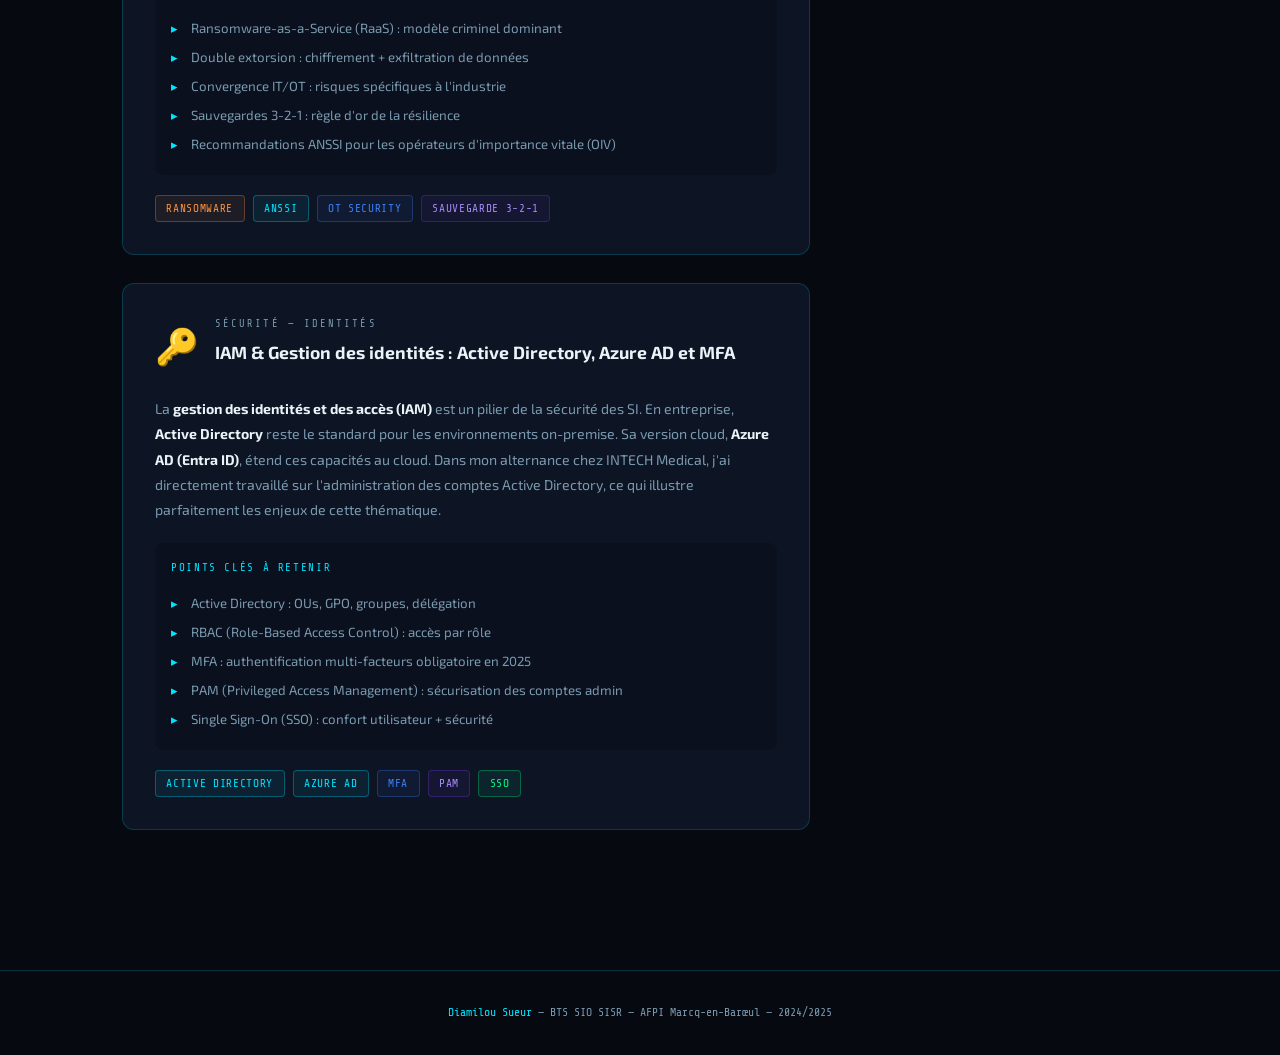
<file: veille.html>
<!DOCTYPE html>
<html lang="fr">
<head>
  <meta charset="UTF-8" />
  <meta name="viewport" content="width=device-width, initial-scale=1.0" />
  <title>Veille Technologique — Diamilou Sueur</title>
  <link rel="stylesheet" href="style.css" />
  <style>
    /* VEILLE LAYOUT */
    .veille-layout {
      display: grid;
      grid-template-columns: 1fr 300px;
      gap: 3rem;
      align-items: start;
    }

    /* VEILLE TOPIC CARD */
    .veille-topic {
      background: var(--bg-card);
      border: 1px solid var(--border);
      border-radius: var(--radius);
      padding: 2rem;
      margin-bottom: 1.75rem;
      position: relative;
      overflow: hidden;
      transition: all 0.3s;
    }
    .veille-topic::before {
      content: '';
      position: absolute;
      top: 0; left: 0; right: 0;
      height: 3px;
      opacity: 0;
      transition: opacity 0.3s;
    }
    .veille-topic.t-cyan::before   { background: linear-gradient(90deg, var(--accent-cyan), transparent); }
    .veille-topic.t-blue::before   { background: linear-gradient(90deg, var(--accent-blue), transparent); }
    .veille-topic.t-violet::before { background: linear-gradient(90deg, var(--accent-violet), transparent); }
    .veille-topic.t-green::before  { background: linear-gradient(90deg, var(--accent-green), transparent); }
    .veille-topic.t-orange::before { background: linear-gradient(90deg, #fb923c, transparent); }

    .veille-topic:hover {
      border-color: rgba(0,229,255,0.35);
      transform: translateY(-3px);
      box-shadow: var(--glow);
    }
    .veille-topic:hover::before { opacity: 1; }

    .vt-header {
      display: flex;
      align-items: flex-start;
      gap: 1rem;
      margin-bottom: 1.25rem;
    }
    .vt-icon {
      font-size: 2.2rem;
      flex-shrink: 0;
    }
    .vt-meta {}
    .vt-cat {
      font-family: var(--font-mono);
      font-size: 0.65rem;
      letter-spacing: 0.2em;
      text-transform: uppercase;
      color: var(--text-muted);
      margin-bottom: 0.25rem;
    }
    .vt-title {
      font-weight: 700;
      font-size: 1.1rem;
    }
    .vt-body {
      font-size: 0.88rem;
      color: var(--text-muted);
      line-height: 1.8;
      margin-bottom: 1.25rem;
    }
    .vt-keypoints {
      background: rgba(0,0,0,0.2);
      border-radius: 8px;
      padding: 1rem;
      margin-bottom: 1.25rem;
    }
    .vt-keypoints-title {
      font-family: var(--font-mono);
      font-size: 0.68rem;
      color: var(--accent-cyan);
      letter-spacing: 0.15em;
      text-transform: uppercase;
      margin-bottom: 0.75rem;
    }
    .vt-keypoints ul {
      list-style: none;
      font-size: 0.83rem;
    }
    .vt-keypoints li {
      color: var(--text-muted);
      padding: 0.2rem 0 0.2rem 1.25rem;
      position: relative;
    }
    .vt-keypoints li::before {
      content: '▸';
      position: absolute;
      left: 0;
      color: var(--accent-cyan);
    }
    .vt-link {
      font-family: var(--font-mono);
      font-size: 0.72rem;
      color: var(--accent-cyan);
      text-decoration: none;
      display: inline-flex;
      align-items: center;
      gap: 0.4rem;
      transition: gap 0.2s;
    }
    .vt-link:hover { gap: 0.7rem; }

    /* SOURCES SIDEBAR */
    .sidebar-card {
      background: var(--bg-card);
      border: 1px solid var(--border);
      border-radius: var(--radius);
      padding: 1.5rem;
      margin-bottom: 1.5rem;
      position: sticky;
      top: 88px;
    }
    .sidebar-title {
      font-family: var(--font-mono);
      font-size: 0.7rem;
      letter-spacing: 0.2em;
      text-transform: uppercase;
      color: var(--accent-cyan);
      margin-bottom: 1rem;
    }
    .source-item {
      display: flex;
      align-items: center;
      gap: 0.75rem;
      padding: 0.65rem 0;
      border-bottom: 1px solid rgba(255,255,255,0.04);
      font-size: 0.82rem;
      text-decoration: none;
      color: var(--text-muted);
      transition: color 0.2s;
    }
    .source-item:hover { color: var(--text-primary); }
    .source-item:last-child { border-bottom: none; }
    .source-icon { font-size: 1rem; }

    /* TOPIC BADGES */
    .topic-bubble {
      display: inline-flex;
      align-items: center;
      gap: 0.4rem;
      background: rgba(0,229,255,0.06);
      border: 1px solid var(--border);
      border-radius: 20px;
      padding: 0.35rem 0.85rem;
      font-size: 0.78rem;
      color: var(--text-muted);
      margin: 0.25rem;
      transition: all 0.2s;
    }
    .topic-bubble:hover {
      background: rgba(0,229,255,0.12);
      border-color: rgba(0,229,255,0.3);
      color: var(--text-primary);
    }

    @media (max-width: 900px) {
      .veille-layout { grid-template-columns: 1fr; }
      .sidebar-card { position: static; }
    }
  </style>
</head>
<body>

<nav>
  <div class="nav-inner">
    <a class="nav-logo" href="index.html">DS<span>.portfolio</span></a>
    <ul class="nav-links">
      <li><a href="index.html">Accueil</a></li>
      <li><a href="apropos.html">À Propos</a></li>
      <li><a href="experiences.html">Expériences</a></li>
      <li><a href="projets.html">Projets</a></li>
      <li><a href="veille.html" class="active">Veille</a></li>
      <li><a href="contact.html">Contact</a></li>
    </ul>
    <div class="nav-burger" onclick="toggleMenu()"><span></span><span></span><span></span></div>
  </div>
</nav>

<main>
  <section class="page-hero">
    <div class="container">
      <div class="page-tag">// Veille technologique SISR</div>
      <h1 class="page-title">Veille Technologique</h1>
      <p class="page-sub">Suivi des évolutions du secteur IT : cybersécurité, virtualisation, cloud, réseaux et infrastructure.</p>
      <div class="divider"></div>
    </div>
  </section>

  <section class="section">
    <div class="container">
      <!-- Topics overview -->
      <div class="animate-in" style="text-align:center; margin-bottom:3rem;">
        <div class="topic-bubble">🛡️ Cybersécurité</div>
        <div class="topic-bubble">☁️ Cloud Computing</div>
        <div class="topic-bubble">🔒 Zero Trust</div>
        <div class="topic-bubble">🖥️ Virtualisation</div>
        <div class="topic-bubble">🌐 Réseaux SDN</div>
        <div class="topic-bubble">🤖 IA & IT</div>
        <div class="topic-bubble">📋 ITSM</div>
        <div class="topic-bubble">🔑 IAM</div>
      </div>

      <div class="veille-layout">

        <!-- MAIN CONTENT -->
        <div>

          <!-- SUJET 1: Cybersécurité Zero Trust -->
          <div class="veille-topic t-cyan animate-in">
            <div class="vt-header">
              <div class="vt-icon">🛡️</div>
              <div class="vt-meta">
                <div class="vt-cat">Cybersécurité — Architectures</div>
                <div class="vt-title">Le modèle Zero Trust : "Ne jamais faire confiance, toujours vérifier"</div>
              </div>
            </div>
            <div class="vt-body">
              Le modèle de sécurité <strong style="color:var(--text-primary)">Zero Trust</strong> repose sur le principe qu'aucun utilisateur 
              ni appareil ne doit être considéré comme fiable par défaut, même s'il se trouve à l'intérieur du réseau 
              de l'entreprise. Cette approche devient incontournable avec la généralisation du télétravail et du cloud. 
              Dans un environnement industriel comme INTECH Medical, où les machines de production sont connectées au SI, 
              le Zero Trust prend tout son sens.
            </div>
            <div class="vt-keypoints">
              <div class="vt-keypoints-title">Points clés à retenir</div>
              <ul>
                <li>Vérification systématique de chaque utilisateur et appareil (MFA obligatoire)</li>
                <li>Principe du moindre privilège : accès limité au strict nécessaire</li>
                <li>Micro-segmentation du réseau pour limiter la propagation des menaces</li>
                <li>Supervision continue des comportements (SIEM, EDR)</li>
                <li>Application aux environnements OT/IT dans l'industrie médicale</li>
              </ul>
            </div>
            <div class="badge-row">
              <span class="badge badge-cyan">Zero Trust</span>
              <span class="badge badge-cyan">MFA</span>
              <span class="badge badge-blue">Micro-segmentation</span>
              <span class="badge badge-violet">SIEM</span>
              <span class="badge badge-orange">EDR</span>
            </div>
          </div>

          <!-- SUJET 2: Virtualisation -->
          <div class="veille-topic t-blue animate-in">
            <div class="vt-header">
              <div class="vt-icon">🖥️</div>
              <div class="vt-meta">
                <div class="vt-cat">Infrastructure — Virtualisation</div>
                <div class="vt-title">Virtualisation et containers : VMware, Hyper-V et Docker</div>
              </div>
            </div>
            <div class="vt-body">
              La virtualisation est au cœur des infrastructures modernes. Les technologies comme 
              <strong style="color:var(--text-primary)">VMware vSphere</strong>, <strong style="color:var(--text-primary)">Hyper-V</strong> de Microsoft 
              et les containers <strong style="color:var(--text-primary)">Docker/Kubernetes</strong> permettent de maximiser l'utilisation 
              des ressources matérielles et d'améliorer la disponibilité des services. 
              Dans le cadre de mon BTS SISR, j'ai travaillé avec VirtualBox pour simuler des environnements réseau complets.
            </div>
            <div class="vt-keypoints">
              <div class="vt-keypoints-title">Points clés à retenir</div>
              <ul>
                <li>Hyperviseurs de type 1 (bare-metal) vs type 2 (hosted)</li>
                <li>Machines virtuelles vs containers : différences et cas d'usage</li>
                <li>VMware vSphere / ESXi : standard en entreprise</li>
                <li>Hyper-V : solution intégrée à Windows Server</li>
                <li>Docker : conteneurisation légère des applications</li>
                <li>Kubernetes : orchestration de containers à grande échelle</li>
              </ul>
            </div>
            <div class="badge-row">
              <span class="badge badge-blue">VMware</span>
              <span class="badge badge-blue">Hyper-V</span>
              <span class="badge badge-cyan">Docker</span>
              <span class="badge badge-violet">Kubernetes</span>
              <span class="badge badge-green">VirtualBox</span>
            </div>
          </div>

          <!-- SUJET 3: Cloud -->
          <div class="veille-topic t-violet animate-in">
            <div class="vt-header">
              <div class="vt-icon">☁️</div>
              <div class="vt-meta">
                <div class="vt-cat">Cloud Computing</div>
                <div class="vt-title">Cloud hybride et multi-cloud : Azure, AWS et souveraineté des données</div>
              </div>
            </div>
            <div class="vt-body">
              Le cloud hybride combine infrastructure on-premise et services cloud publics 
              (<strong style="color:var(--text-primary)">Azure</strong>, <strong style="color:var(--text-primary)">AWS</strong>, Google Cloud). 
              Pour des entreprises comme INTECH Medical qui gèrent des données de dispositifs médicaux soumises à 
              réglementation (ISO 13485, RGPD), la souveraineté des données et le choix du datacenter sont des enjeux critiques. 
              Le cloud souverain français (SecNumCloud, OVHcloud) répond à ces exigences.
            </div>
            <div class="vt-keypoints">
              <div class="vt-keypoints-title">Points clés à retenir</div>
              <ul>
                <li>IaaS / PaaS / SaaS : les 3 modèles de services cloud</li>
                <li>Azure AD (Entra ID) : gestion des identités hybrides</li>
                <li>RGPD et localisation des données (data residency)</li>
                <li>Cloud souverain français : SecNumCloud, OVHcloud</li>
                <li>ExpressRoute / Direct Connect : connexions dédiées cloud</li>
              </ul>
            </div>
            <div class="badge-row">
              <span class="badge badge-violet">Azure</span>
              <span class="badge badge-blue">AWS</span>
              <span class="badge badge-cyan">Cloud hybride</span>
              <span class="badge badge-green">SecNumCloud</span>
              <span class="badge badge-orange">RGPD</span>
            </div>
          </div>

          <!-- SUJET 4: ITSM & ITIL -->
          <div class="veille-topic t-green animate-in">
            <div class="vt-header">
              <div class="vt-icon">📋</div>
              <div class="vt-meta">
                <div class="vt-cat">ITSM — Bonnes pratiques</div>
                <div class="vt-title">ITIL v4 et la modernisation du support IT avec Halo ITSM & KACE</div>
              </div>
            </div>
            <div class="vt-body">
              <strong style="color:var(--text-primary)">ITIL v4</strong> (Information Technology Infrastructure Library) est le référentiel 
              de bonnes pratiques pour la gestion des services IT. Il structure l'organisation du support (incidents, 
              demandes, changements) et améliore la qualité de service. Des outils comme 
              <strong style="color:var(--text-primary)">Halo ITSM</strong> et <strong style="color:var(--text-primary)">KACE SMA</strong> 
              implémentent ces pratiques pour les équipes support que j'ai eu l'occasion d'utiliser chez INTECH Medical.
            </div>
            <div class="vt-keypoints">
              <div class="vt-keypoints-title">Points clés à retenir</div>
              <ul>
                <li>ITIL v4 : 4 dimensions du management des services</li>
                <li>Gestion des incidents vs gestion des problèmes</li>
                <li>SLA (Service Level Agreement) : définition et pilotage</li>
                <li>CMDB : base de données de gestion des configurations</li>
                <li>KACE SMA : découverte automatique, déploiement, ticketing</li>
                <li>Halo ITSM : catalogue de services, base de connaissances</li>
              </ul>
            </div>
            <div class="badge-row">
              <span class="badge badge-green">ITIL v4</span>
              <span class="badge badge-cyan">Halo ITSM</span>
              <span class="badge badge-cyan">KACE SMA</span>
              <span class="badge badge-blue">CMDB</span>
              <span class="badge badge-violet">SLA</span>
            </div>
          </div>

          <!-- SUJET 5: Ransomware & sécurité industrie -->
          <div class="veille-topic t-orange animate-in">
            <div class="vt-header">
              <div class="vt-icon">🔓</div>
              <div class="vt-meta">
                <div class="vt-cat">Cybersécurité — Menaces</div>
                <div class="vt-title">Ransomware et cyberattaques visant le secteur médical & industriel</div>
              </div>
            </div>
            <div class="vt-body">
              Le secteur médical et industriel est une cible prioritaire des cyberattaques, notamment des 
              <strong style="color:var(--text-primary)">ransomwares</strong>. Des groupes comme LockBit ou ALPHV/BlackCat ont 
              attaqué des hôpitaux et des industriels de santé. Pour INTECH Medical, qui gère des chaînes de fabrication 
              automatisées (OT) et des données de dispositifs médicaux réglementés, la résilience cyber est un enjeu vital. 
              L'ANSSI publie régulièrement des recommandations adaptées à ces secteurs.
            </div>
            <div class="vt-keypoints">
              <div class="vt-keypoints-title">Points clés à retenir</div>
              <ul>
                <li>Ransomware-as-a-Service (RaaS) : modèle criminel dominant</li>
                <li>Double extorsion : chiffrement + exfiltration de données</li>
                <li>Convergence IT/OT : risques spécifiques à l'industrie</li>
                <li>Sauvegardes 3-2-1 : règle d'or de la résilience</li>
                <li>Recommandations ANSSI pour les opérateurs d'importance vitale (OIV)</li>
              </ul>
            </div>
            <div class="badge-row">
              <span class="badge badge-orange">Ransomware</span>
              <span class="badge badge-cyan">ANSSI</span>
              <span class="badge badge-blue">OT Security</span>
              <span class="badge badge-violet">Sauvegarde 3-2-1</span>
            </div>
          </div>

          <!-- SUJET 6: IAM -->
          <div class="veille-topic t-cyan animate-in">
            <div class="vt-header">
              <div class="vt-icon">🔑</div>
              <div class="vt-meta">
                <div class="vt-cat">Sécurité — Identités</div>
                <div class="vt-title">IAM & Gestion des identités : Active Directory, Azure AD et MFA</div>
              </div>
            </div>
            <div class="vt-body">
              La <strong style="color:var(--text-primary)">gestion des identités et des accès (IAM)</strong> est un pilier de la sécurité 
              des SI. En entreprise, <strong style="color:var(--text-primary)">Active Directory</strong> reste le standard pour les environnements 
              on-premise. Sa version cloud, <strong style="color:var(--text-primary)">Azure AD (Entra ID)</strong>, étend ces capacités au cloud. 
              Dans mon alternance chez INTECH Medical, j'ai directement travaillé sur l'administration des comptes 
              Active Directory, ce qui illustre parfaitement les enjeux de cette thématique.
            </div>
            <div class="vt-keypoints">
              <div class="vt-keypoints-title">Points clés à retenir</div>
              <ul>
                <li>Active Directory : OUs, GPO, groupes, délégation</li>
                <li>RBAC (Role-Based Access Control) : accès par rôle</li>
                <li>MFA : authentification multi-facteurs obligatoire en 2025</li>
                <li>PAM (Privileged Access Management) : sécurisation des comptes admin</li>
                <li>Single Sign-On (SSO) : confort utilisateur + sécurité</li>
              </ul>
            </div>
            <div class="badge-row">
              <span class="badge badge-cyan">Active Directory</span>
              <span class="badge badge-cyan">Azure AD</span>
              <span class="badge badge-blue">MFA</span>
              <span class="badge badge-violet">PAM</span>
              <span class="badge badge-green">SSO</span>
            </div>
          </div>

        </div>

        <!-- SIDEBAR -->
        <div class="animate-in">
          <div class="sidebar-card">
            <div class="sidebar-title">📡 Sources de veille</div>
            <a class="source-item" href="https://www.cert.ssi.gouv.fr" target="_blank">
              <span class="source-icon">🛡️</span>
              <div>
                <strong style="color:var(--text-primary); font-size:0.82rem;">ANSSI / CERT-FR</strong><br>
                <span style="font-size:0.75rem;">Alertes cybersécurité nationales</span>
              </div>
            </a>
            <a class="source-item" href="https://www.lemagit.fr" target="_blank">
              <span class="source-icon">📰</span>
              <div>
                <strong style="color:var(--text-primary); font-size:0.82rem;">LeMagIT</strong><br>
                <span style="font-size:0.75rem;">Actualités IT entreprise</span>
              </div>
            </a>
            <a class="source-item" href="https://www.01net.com" target="_blank">
              <span class="source-icon">💻</span>
              <div>
                <strong style="color:var(--text-primary); font-size:0.82rem;">01net</strong><br>
                <span style="font-size:0.75rem;">Tech & numérique</span>
              </div>
            </a>
            <a class="source-item" href="https://www.itpro.fr" target="_blank">
              <span class="source-icon">🔧</span>
              <div>
                <strong style="color:var(--text-primary); font-size:0.82rem;">IT Pro</strong><br>
                <span style="font-size:0.75rem;">Solutions pour pros IT</span>
              </div>
            </a>
            <a class="source-item" href="https://docs.microsoft.com" target="_blank">
              <span class="source-icon">🪟</span>
              <div>
                <strong style="color:var(--text-primary); font-size:0.82rem;">Microsoft Learn</strong><br>
                <span style="font-size:0.75rem;">Documentation officielle</span>
              </div>
            </a>
            <a class="source-item" href="https://www.reddit.com/r/sysadmin" target="_blank">
              <span class="source-icon">💬</span>
              <div>
                <strong style="color:var(--text-primary); font-size:0.82rem;">r/sysadmin</strong><br>
                <span style="font-size:0.75rem;">Communauté sysadmins</span>
              </div>
            </a>
          </div>

          <div class="sidebar-card">
            <div class="sidebar-title">🗂️ Thèmes surveillés</div>
            <div style="display:flex; flex-wrap:wrap; gap:0.5rem; margin-top:0.5rem;">
              <span class="badge badge-cyan">Cybersécurité</span>
              <span class="badge badge-blue">Cloud</span>
              <span class="badge badge-violet">Virtualisation</span>
              <span class="badge badge-green">ITSM</span>
              <span class="badge badge-orange">Ransomware</span>
              <span class="badge badge-cyan">Zero Trust</span>
              <span class="badge badge-blue">IAM</span>
              <span class="badge badge-violet">OT Security</span>
              <span class="badge badge-green">Docker</span>
              <span class="badge badge-orange">ANSSI</span>
            </div>
          </div>

          <div class="sidebar-card">
            <div class="sidebar-title">📊 Statistiques</div>
            <div style="font-size:0.83rem; color:var(--text-muted);">
              <div style="display:flex; justify-content:space-between; padding:0.5rem 0; border-bottom:1px solid var(--border);">
                <span>Sujets couverts</span>
                <strong style="color:var(--accent-cyan)">6</strong>
              </div>
              <div style="display:flex; justify-content:space-between; padding:0.5rem 0; border-bottom:1px solid var(--border);">
                <span>Sources actives</span>
                <strong style="color:var(--accent-cyan)">6</strong>
              </div>
              <div style="display:flex; justify-content:space-between; padding:0.5rem 0;">
                <span>Technologies suivies</span>
                <strong style="color:var(--accent-cyan)">20+</strong>
              </div>
            </div>
          </div>
        </div>

      </div>
    </div>
  </section>
</main>

<footer>
  <div class="container">
    <span>Diamilou Sueur</span> — BTS SIO SISR — AFPI Marcq-en-Barœul — 2024/2025
  </div>
</footer>

<script>
  function toggleMenu() {
    document.querySelector('.nav-links').classList.toggle('open');
  }
  const observer = new IntersectionObserver((entries) => {
    entries.forEach(e => { if (e.isIntersecting) e.target.classList.add('visible'); });
  }, { threshold: 0.1 });
  document.querySelectorAll('.animate-in').forEach(el => observer.observe(el));
</script>
</body>
</html>
</file>
<file: style.css>
/* ===========================
   DIAMILOU SUEUR — PORTFOLIO
   BTS SIO SISR — AFPI LILLE
   =========================== */

@import url('https://fonts.googleapis.com/css2?family=Share+Tech+Mono&family=Exo+2:wght@300;400;600;700;800&family=Space+Mono:wght@400;700&display=swap');

:root {
  --bg-deep:       #06090f;
  --bg-card:       #0d1424;
  --bg-card2:      #111827;
  --accent-cyan:   #00e5ff;
  --accent-blue:   #3b82f6;
  --accent-violet: #7c3aed;
  --accent-green:  #00ff88;
  --text-primary:  #e8f4f8;
  --text-muted:    #7a9ab0;
  --border:        rgba(0,229,255,0.18);
  --glow:          0 0 20px rgba(0,229,255,0.25);
  --radius:        12px;
  --font-mono:     'Share Tech Mono', monospace;
  --font-body:     'Exo 2', sans-serif;
}

*, *::before, *::after { box-sizing: border-box; margin: 0; padding: 0; }

html { scroll-behavior: smooth; }

body {
  background: var(--bg-deep);
  color: var(--text-primary);
  font-family: var(--font-body);
  font-size: 16px;
  line-height: 1.7;
  min-height: 100vh;
  overflow-x: hidden;
}

/* GRID BACKGROUND */
body::before {
  content: '';
  position: fixed;
  inset: 0;
  background-image:
    linear-gradient(rgba(0,229,255,0.03) 1px, transparent 1px),
    linear-gradient(90deg, rgba(0,229,255,0.03) 1px, transparent 1px);
  background-size: 50px 50px;
  pointer-events: none;
  z-index: 0;
}

/* =====================
   NAVIGATION
   ===================== */
nav {
  position: fixed;
  top: 0; left: 0; right: 0;
  z-index: 100;
  background: rgba(6,9,15,0.92);
  backdrop-filter: blur(16px);
  border-bottom: 1px solid var(--border);
}

.nav-inner {
  max-width: 1200px;
  margin: 0 auto;
  padding: 0 2rem;
  display: flex;
  align-items: center;
  justify-content: space-between;
  height: 64px;
}

.nav-logo {
  font-family: var(--font-mono);
  font-size: 1rem;
  color: var(--accent-cyan);
  text-decoration: none;
  letter-spacing: 0.1em;
}

.nav-logo span { color: var(--text-muted); }

.nav-links {
  display: flex;
  gap: 0.25rem;
  list-style: none;
}

.nav-links a {
  font-family: var(--font-mono);
  font-size: 0.78rem;
  color: var(--text-muted);
  text-decoration: none;
  padding: 0.4rem 0.85rem;
  border-radius: 6px;
  letter-spacing: 0.08em;
  transition: all 0.2s ease;
  border: 1px solid transparent;
}

.nav-links a:hover,
.nav-links a.active {
  color: var(--accent-cyan);
  border-color: var(--border);
  background: rgba(0,229,255,0.06);
}

.nav-burger {
  display: none;
  flex-direction: column;
  gap: 5px;
  cursor: pointer;
  padding: 4px;
}
.nav-burger span {
  display: block;
  width: 24px; height: 2px;
  background: var(--accent-cyan);
  transition: all 0.3s;
}

/* =====================
   LAYOUT
   ===================== */
main {
  position: relative;
  z-index: 1;
  padding-top: 64px;
}

.container {
  max-width: 1100px;
  margin: 0 auto;
  padding: 0 2rem;
}

/* =====================
   PAGE HERO
   ===================== */
.page-hero {
  padding: 4rem 0 3rem;
  text-align: center;
}

.page-tag {
  font-family: var(--font-mono);
  font-size: 0.75rem;
  color: var(--accent-cyan);
  letter-spacing: 0.2em;
  text-transform: uppercase;
  margin-bottom: 0.75rem;
  opacity: 0.8;
}

.page-title {
  font-family: 'Exo 2', sans-serif;
  font-weight: 800;
  font-size: clamp(2rem, 5vw, 3.5rem);
  line-height: 1.1;
  letter-spacing: -0.02em;
  background: linear-gradient(135deg, #fff 30%, var(--accent-cyan) 100%);
  -webkit-background-clip: text;
  -webkit-text-fill-color: transparent;
  background-clip: text;
  margin-bottom: 1rem;
}

.page-sub {
  font-size: 1.05rem;
  color: var(--text-muted);
  max-width: 600px;
  margin: 0 auto;
}

/* =====================
   DIVIDER
   ===================== */
.divider {
  width: 60px;
  height: 2px;
  background: linear-gradient(90deg, var(--accent-cyan), transparent);
  margin: 1.5rem auto;
}

/* =====================
   CARDS
   ===================== */
.card {
  background: var(--bg-card);
  border: 1px solid var(--border);
  border-radius: var(--radius);
  padding: 2rem;
  position: relative;
  overflow: hidden;
  transition: border-color 0.3s, transform 0.3s, box-shadow 0.3s;
}

.card::before {
  content: '';
  position: absolute;
  top: 0; left: 0; right: 0;
  height: 2px;
  background: linear-gradient(90deg, transparent, var(--accent-cyan), transparent);
  opacity: 0;
  transition: opacity 0.3s;
}

.card:hover {
  border-color: rgba(0,229,255,0.4);
  transform: translateY(-3px);
  box-shadow: var(--glow);
}

.card:hover::before { opacity: 1; }

.card-grid {
  display: grid;
  grid-template-columns: repeat(auto-fill, minmax(300px, 1fr));
  gap: 1.5rem;
  margin: 2rem 0;
}

/* =====================
   BADGE / TAGS
   ===================== */
.badge {
  display: inline-block;
  font-family: var(--font-mono);
  font-size: 0.7rem;
  padding: 0.2rem 0.65rem;
  border-radius: 4px;
  border: 1px solid;
  letter-spacing: 0.06em;
  text-transform: uppercase;
}

.badge-cyan   { color: var(--accent-cyan);   border-color: rgba(0,229,255,0.3);   background: rgba(0,229,255,0.07); }
.badge-blue   { color: var(--accent-blue);   border-color: rgba(59,130,246,0.3);  background: rgba(59,130,246,0.07); }
.badge-violet { color: #a78bfa;              border-color: rgba(124,58,237,0.3);  background: rgba(124,58,237,0.07); }
.badge-green  { color: var(--accent-green);  border-color: rgba(0,255,136,0.3);   background: rgba(0,255,136,0.07); }
.badge-orange { color: #fb923c;              border-color: rgba(251,146,60,0.3);  background: rgba(251,146,60,0.07); }

.badge-row { display: flex; flex-wrap: wrap; gap: 0.5rem; margin-top: 1rem; }

/* =====================
   SECTION HEADING
   ===================== */
.section { padding: 3rem 0; }
.section-title {
  font-family: var(--font-mono);
  font-size: 0.75rem;
  letter-spacing: 0.25em;
  text-transform: uppercase;
  color: var(--accent-cyan);
  margin-bottom: 0.5rem;
}
.section-heading {
  font-family: 'Exo 2', sans-serif;
  font-weight: 700;
  font-size: 1.8rem;
  color: var(--text-primary);
  margin-bottom: 0.5rem;
}
.section-desc {
  color: var(--text-muted);
  max-width: 600px;
  margin-bottom: 2rem;
}

/* =====================
   TIMELINE
   ===================== */
.timeline { position: relative; padding-left: 2rem; }
.timeline::before {
  content: '';
  position: absolute;
  left: 0; top: 0; bottom: 0;
  width: 2px;
  background: linear-gradient(to bottom, var(--accent-cyan), var(--accent-violet), transparent);
  border-radius: 2px;
}

.timeline-item {
  position: relative;
  margin-bottom: 2.5rem;
  animation: fadeUp 0.5s ease forwards;
  opacity: 0;
}

.timeline-item:nth-child(1) { animation-delay: 0.1s; }
.timeline-item:nth-child(2) { animation-delay: 0.2s; }
.timeline-item:nth-child(3) { animation-delay: 0.3s; }
.timeline-item:nth-child(4) { animation-delay: 0.4s; }
.timeline-item:nth-child(5) { animation-delay: 0.5s; }

.timeline-dot {
  position: absolute;
  left: -2.4rem;
  top: 0.4rem;
  width: 12px; height: 12px;
  border-radius: 50%;
  background: var(--accent-cyan);
  border: 2px solid var(--bg-deep);
  box-shadow: 0 0 8px var(--accent-cyan);
}

.timeline-date {
  font-family: var(--font-mono);
  font-size: 0.72rem;
  color: var(--accent-cyan);
  letter-spacing: 0.1em;
  margin-bottom: 0.35rem;
}

.timeline-company {
  font-weight: 700;
  font-size: 1.1rem;
  margin-bottom: 0.2rem;
}

.timeline-role {
  color: var(--text-muted);
  font-size: 0.9rem;
  margin-bottom: 0.75rem;
}

.timeline-tasks {
  list-style: none;
  font-size: 0.9rem;
}
.timeline-tasks li {
  color: var(--text-muted);
  padding: 0.2rem 0 0.2rem 1.2rem;
  position: relative;
}
.timeline-tasks li::before {
  content: '▸';
  position: absolute;
  left: 0;
  color: var(--accent-cyan);
}

/* =====================
   SKILL BARS
   ===================== */
.skill-bar-wrap { margin-bottom: 1rem; }
.skill-label {
  display: flex;
  justify-content: space-between;
  font-family: var(--font-mono);
  font-size: 0.78rem;
  color: var(--text-primary);
  margin-bottom: 0.4rem;
}
.skill-bar-bg {
  height: 6px;
  background: rgba(255,255,255,0.06);
  border-radius: 3px;
  overflow: hidden;
}
.skill-bar-fill {
  height: 100%;
  border-radius: 3px;
  background: linear-gradient(90deg, var(--accent-cyan), var(--accent-blue));
  width: 0;
  transition: width 1.2s cubic-bezier(.4,0,.2,1);
}

/* =====================
   PROJECT CARD
   ===================== */
.project-card {
  background: var(--bg-card);
  border: 1px solid var(--border);
  border-radius: var(--radius);
  padding: 1.75rem;
  position: relative;
  overflow: hidden;
  transition: all 0.3s;
}

.project-card::after {
  content: '';
  position: absolute;
  inset: 0;
  background: linear-gradient(135deg, rgba(0,229,255,0.04), transparent);
  opacity: 0;
  transition: opacity 0.3s;
}

.project-card:hover {
  border-color: rgba(0,229,255,0.4);
  box-shadow: var(--glow);
  transform: translateY(-4px);
}
.project-card:hover::after { opacity: 1; }

.project-num {
  font-family: var(--font-mono);
  font-size: 2.5rem;
  font-weight: 700;
  color: rgba(0,229,255,0.1);
  position: absolute;
  top: 1rem; right: 1.5rem;
  line-height: 1;
}

.project-title {
  font-weight: 700;
  font-size: 1.05rem;
  margin-bottom: 0.5rem;
}

.project-desc {
  font-size: 0.88rem;
  color: var(--text-muted);
  margin-bottom: 1rem;
  line-height: 1.6;
}

/* =====================
   VEILLE CARD
   ===================== */
.veille-grid {
  display: grid;
  grid-template-columns: repeat(auto-fill, minmax(280px, 1fr));
  gap: 1.5rem;
}

.veille-card {
  background: var(--bg-card);
  border: 1px solid var(--border);
  border-radius: var(--radius);
  padding: 1.75rem;
  transition: all 0.3s;
  position: relative;
}

.veille-card:hover {
  border-color: rgba(0,229,255,0.4);
  box-shadow: var(--glow);
}

.veille-icon {
  font-size: 1.8rem;
  margin-bottom: 1rem;
}

.veille-title {
  font-weight: 700;
  font-size: 1rem;
  margin-bottom: 0.5rem;
  color: var(--text-primary);
}

.veille-desc {
  font-size: 0.85rem;
  color: var(--text-muted);
  line-height: 1.6;
}

/* =====================
   TOOL CARD (KACE/Halo)
   ===================== */
.tool-card {
  display: flex;
  gap: 1.25rem;
  align-items: flex-start;
  background: var(--bg-card);
  border: 1px solid var(--border);
  border-radius: var(--radius);
  padding: 1.5rem;
  margin-bottom: 1.25rem;
  transition: all 0.3s;
}
.tool-card:hover {
  border-color: rgba(0,229,255,0.4);
  box-shadow: var(--glow);
}
.tool-icon {
  font-size: 2rem;
  flex-shrink: 0;
  margin-top: 0.1rem;
}
.tool-content h3 { font-weight: 700; margin-bottom: 0.35rem; }
.tool-content p  { font-size: 0.88rem; color: var(--text-muted); }

/* =====================
   CONTACT
   ===================== */
.contact-grid {
  display: grid;
  grid-template-columns: 1fr 1fr;
  gap: 3rem;
  align-items: start;
}

.contact-item {
  display: flex;
  align-items: center;
  gap: 1rem;
  padding: 1rem;
  background: var(--bg-card);
  border: 1px solid var(--border);
  border-radius: var(--radius);
  margin-bottom: 1rem;
  text-decoration: none;
  color: var(--text-primary);
  transition: all 0.3s;
}
.contact-item:hover {
  border-color: rgba(0,229,255,0.4);
  box-shadow: var(--glow);
}
.contact-emoji { font-size: 1.5rem; }
.contact-info small { display: block; font-family: var(--font-mono); font-size: 0.72rem; color: var(--text-muted); }
.contact-info strong { font-size: 0.92rem; }

/* =====================
   ANIMATIONS
   ===================== */
@keyframes fadeUp {
  from { opacity: 0; transform: translateY(20px); }
  to   { opacity: 1; transform: translateY(0); }
}

@keyframes pulse-dot {
  0%, 100% { box-shadow: 0 0 6px var(--accent-green); }
  50%       { box-shadow: 0 0 14px var(--accent-green); }
}

.animate-in {
  opacity: 0;
  transform: translateY(24px);
  transition: opacity 0.6s ease, transform 0.6s ease;
}
.animate-in.visible {
  opacity: 1;
  transform: translateY(0);
}

/* =====================
   STATUS DOT
   ===================== */
.status-dot {
  display: inline-block;
  width: 8px; height: 8px;
  border-radius: 50%;
  background: var(--accent-green);
  animation: pulse-dot 2s ease-in-out infinite;
  margin-right: 0.5rem;
  vertical-align: middle;
}

/* =====================
   FOOTER
   ===================== */
footer {
  border-top: 1px solid var(--border);
  padding: 2rem 0;
  text-align: center;
  font-family: var(--font-mono);
  font-size: 0.72rem;
  color: var(--text-muted);
  margin-top: 4rem;
  position: relative;
  z-index: 1;
}
footer span { color: var(--accent-cyan); }

/* =====================
   RESPONSIVE
   ===================== */
@media (max-width: 768px) {
  .nav-links { display: none; flex-direction: column; position: absolute; top: 64px; left: 0; right: 0; background: var(--bg-deep); padding: 1rem 2rem; border-bottom: 1px solid var(--border); }
  .nav-links.open { display: flex; }
  .nav-burger { display: flex; }
  .contact-grid { grid-template-columns: 1fr; }
  .card-grid { grid-template-columns: 1fr; }
}
</file>
